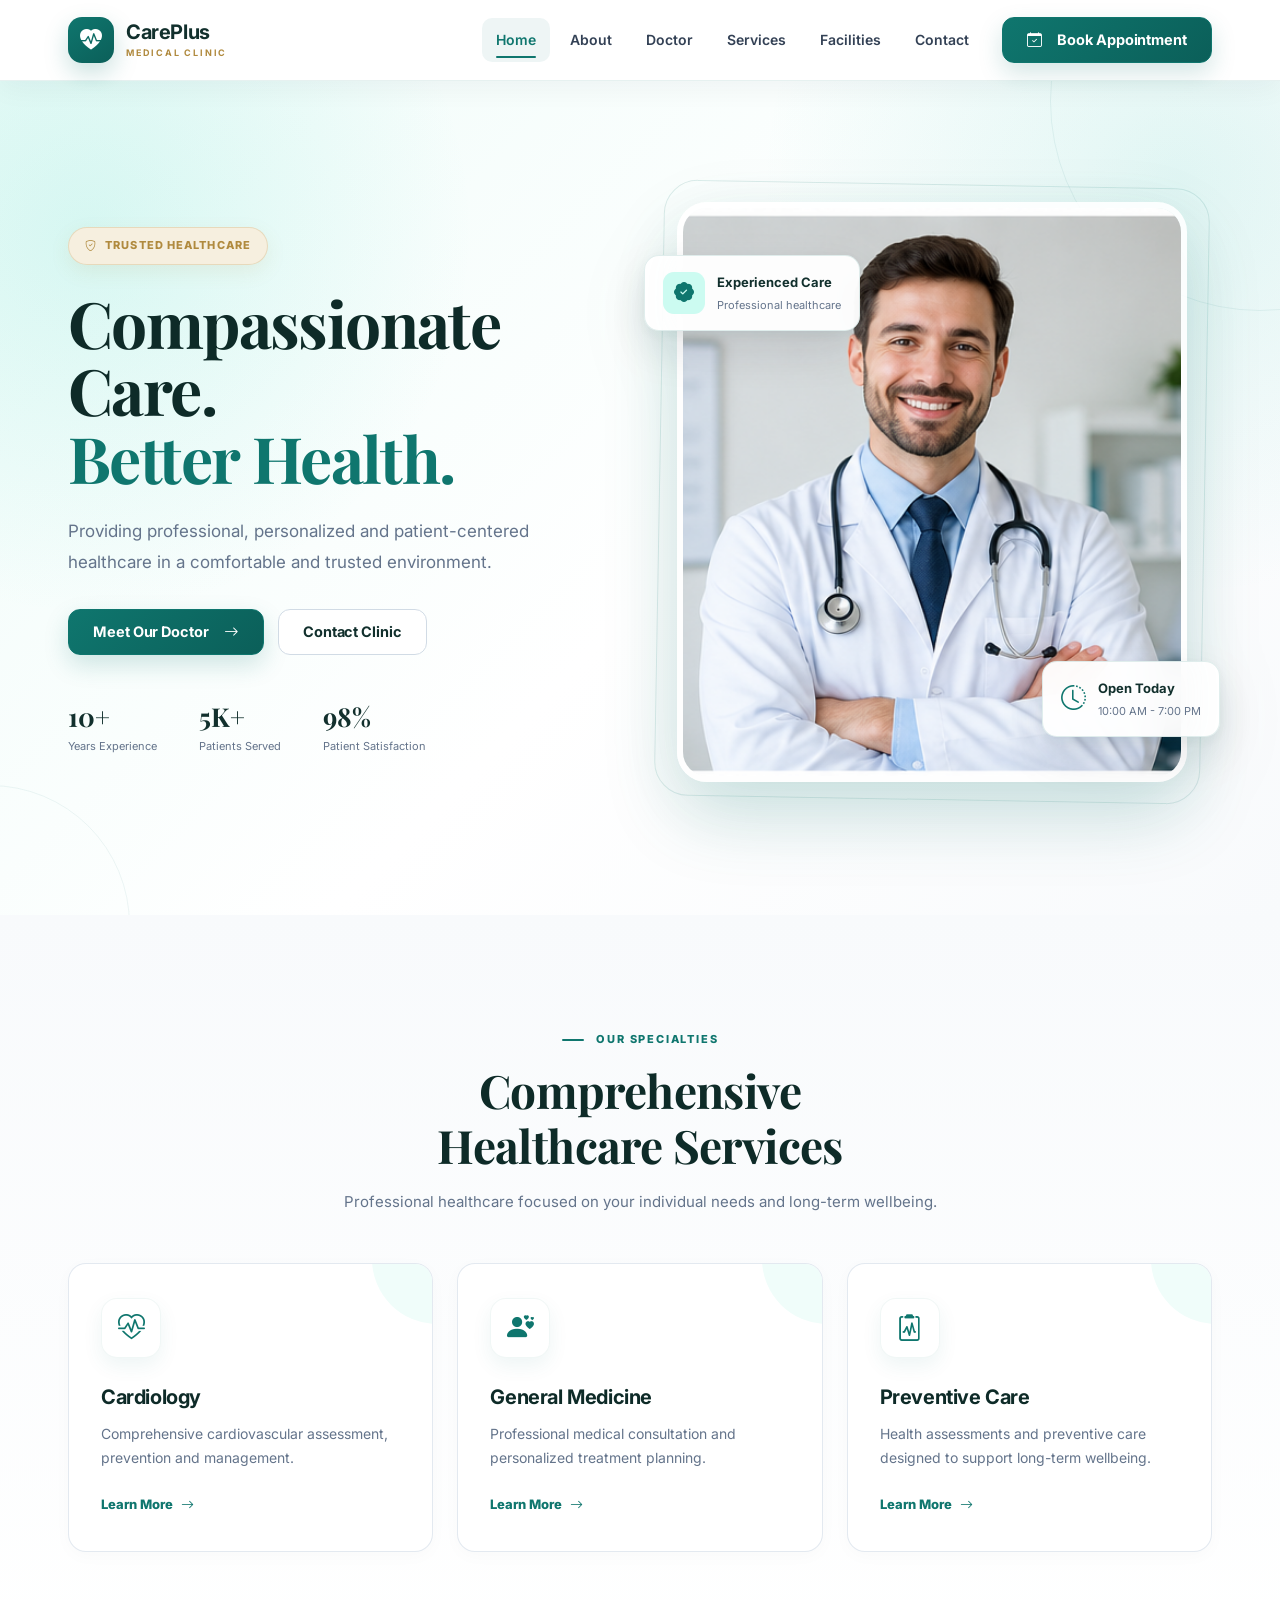
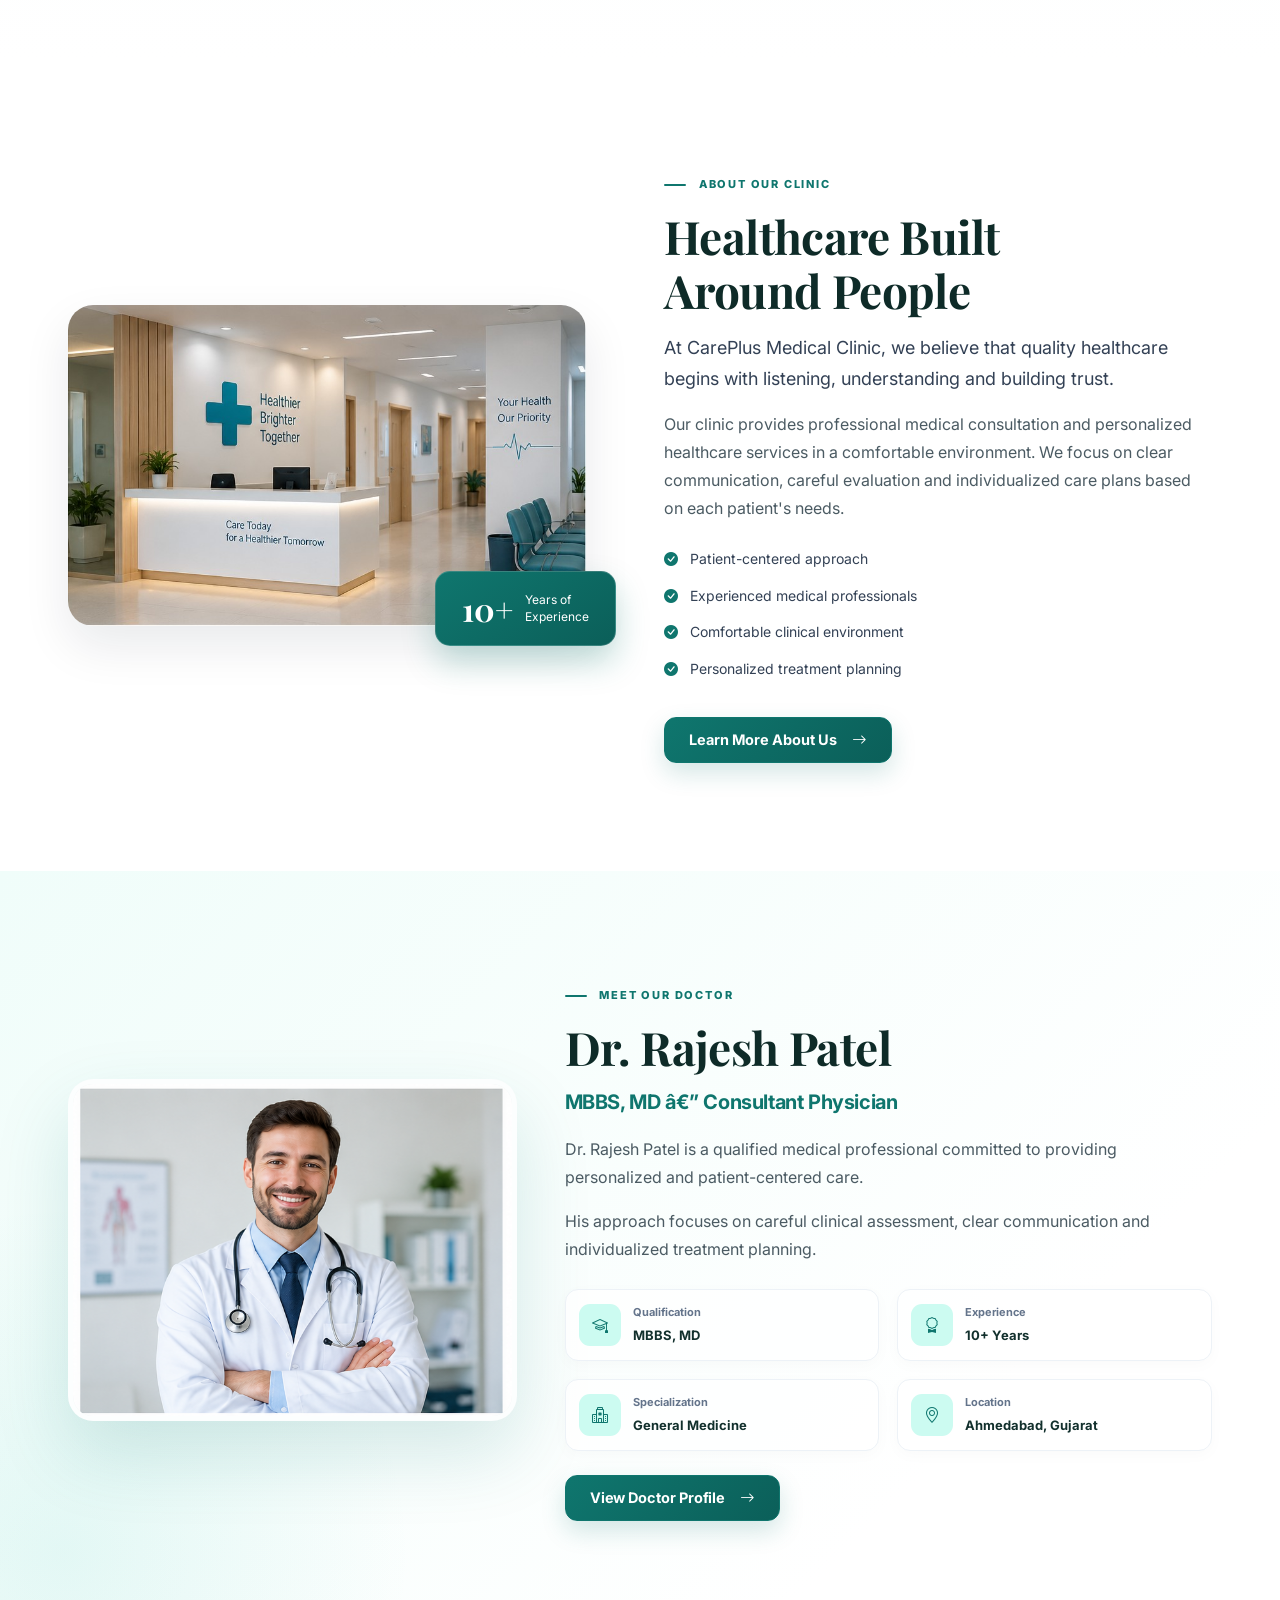
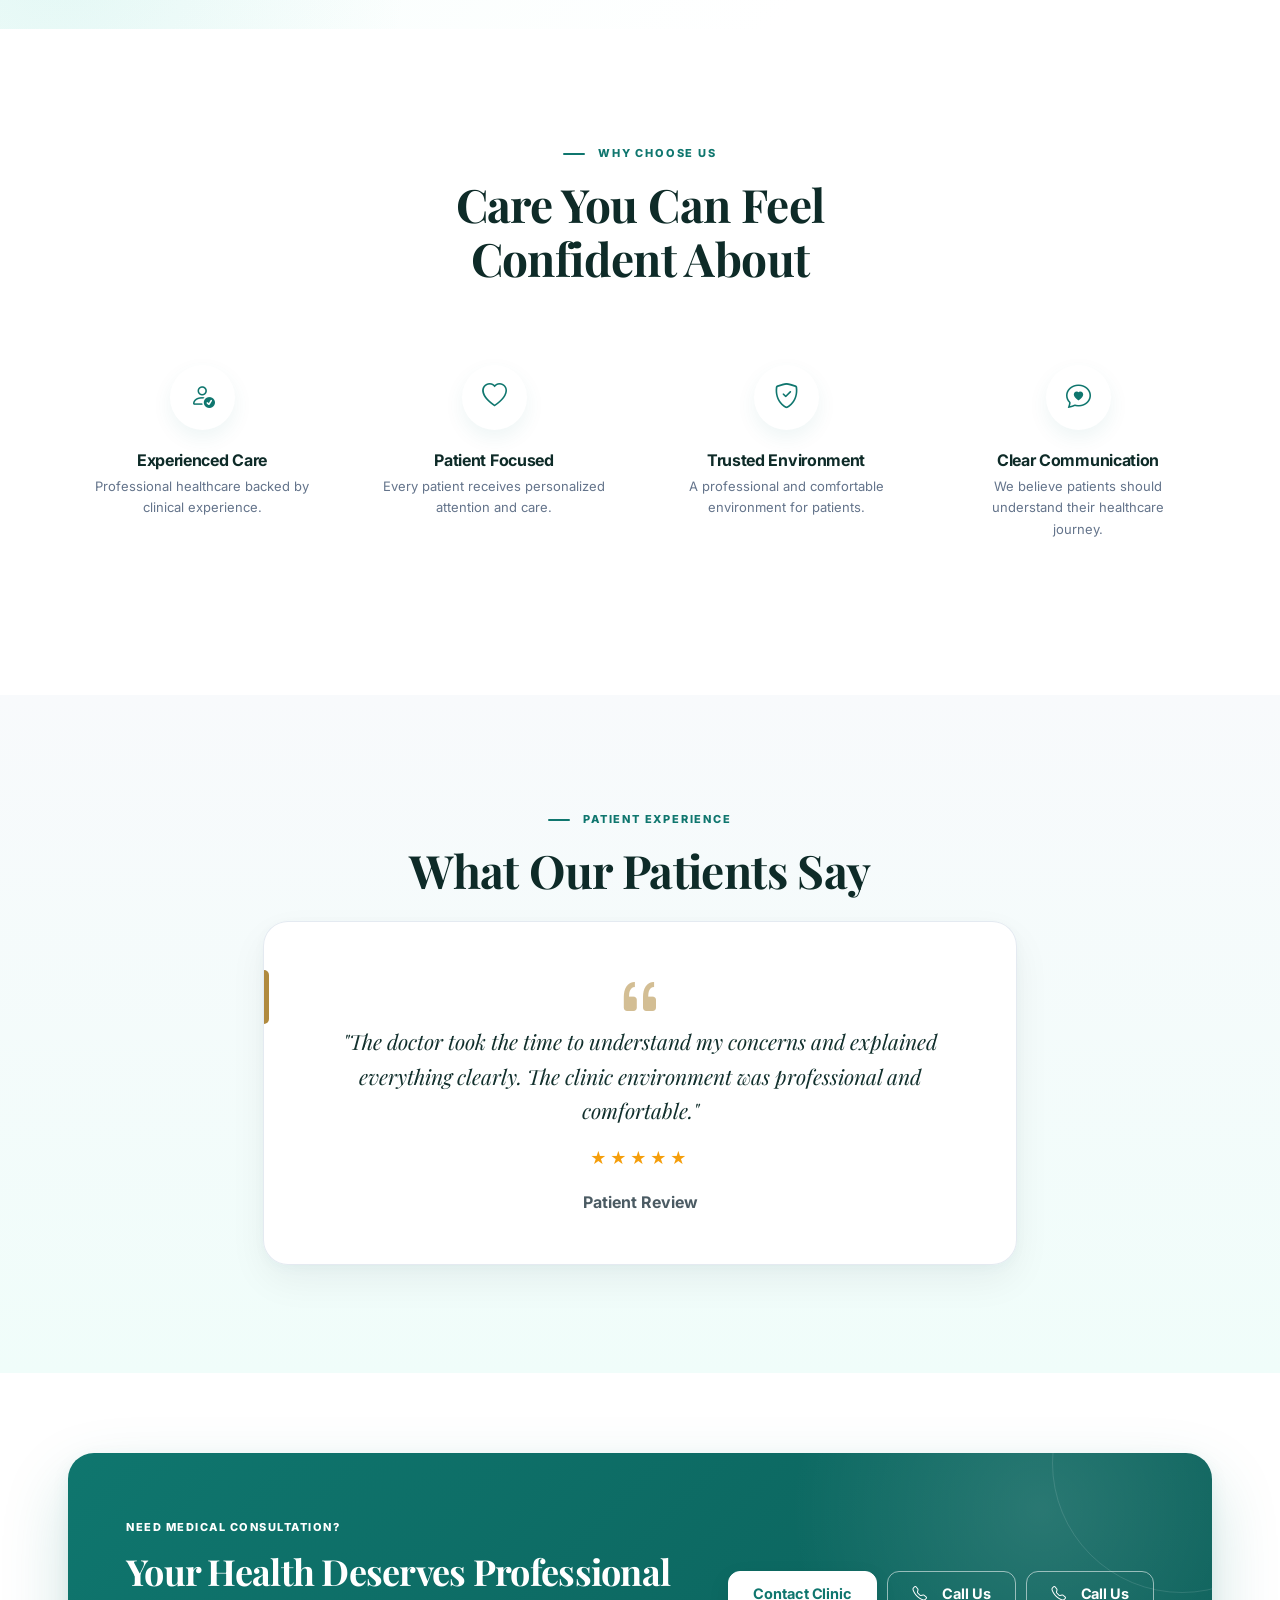
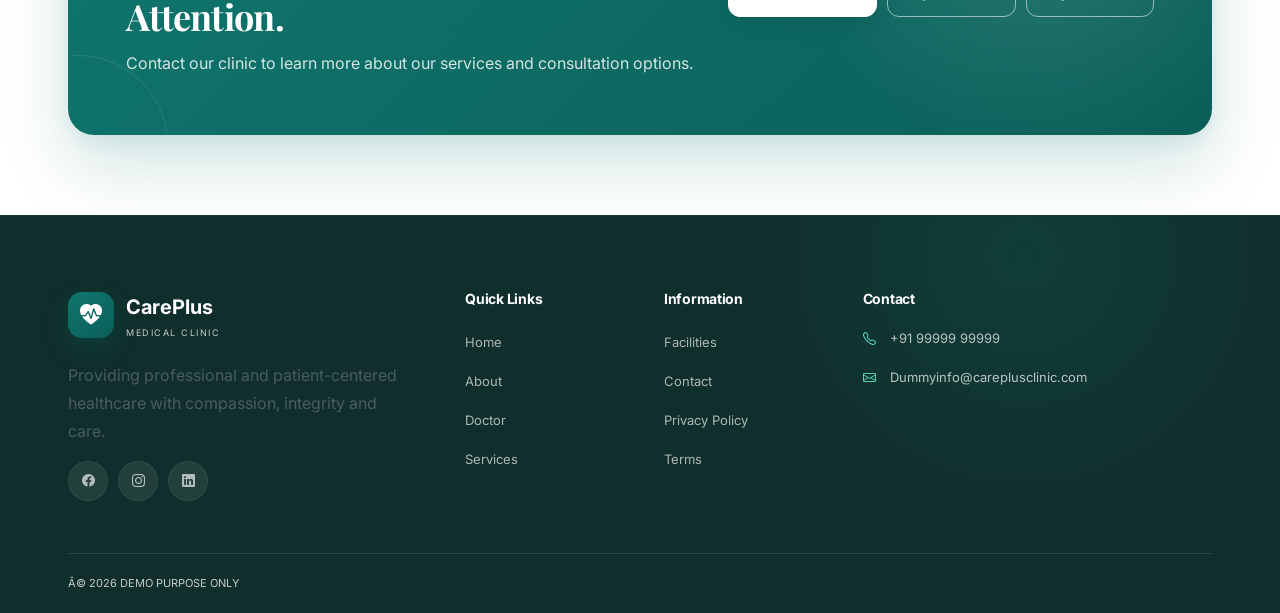
<file: index.html>
﻿<!DOCTYPE html>
<html lang="en">
<head>
    <meta charset="UTF-8">
    <meta name="viewport" content="width=device-width, initial-scale=1.0">

    <title>CarePlus Clinic | Trusted Healthcare</title>

    <meta name="description"
          content="CarePlus Clinic provides professional, compassionate and patient-centered healthcare services.">

    <link rel="icon" href="images/favicon.png">
<link rel="stylesheet" href="css/style.css">
    <!-- Bootstrap -->
    <link href="https://cdn.jsdelivr.net/npm/bootstrap@5.3.3/dist/css/bootstrap.min.css"
          rel="stylesheet">

    <!-- Bootstrap Icons -->
    <link href="https://cdn.jsdelivr.net/npm/bootstrap-icons@1.11.3/font/bootstrap-icons.css"
          rel="stylesheet">

    <!-- Google Font -->
    <link rel="preconnect" href="https://fonts.googleapis.com">
    <link rel="preconnect" href="https://fonts.gstatic.com" crossorigin>

    <link href="https://fonts.googleapis.com/css2?family=Inter:wght@400;500;600;700;800&family=Playfair+Display:wght@500;600;700&display=swap"
          rel="stylesheet">

    <link rel="stylesheet" href="css/style.css">
</head>

<body>

<!-- ================= HEADER ================= -->

<header class="main-header">

    <nav class="navbar navbar-expand-lg navbar-light">

        <div class="container">

            <a class="navbar-brand d-flex align-items-center" href="index.html">

                <div class="brand-icon">
                    <i class="bi bi-heart-pulse-fill"></i>
                </div>

                <div class="brand-text">
                    <strong>CarePlus</strong>
                    <span>Medical Clinic</span>
                </div>

            </a>

            <button class="navbar-toggler"
                    type="button"
                    data-bs-toggle="collapse"
                    data-bs-target="#mainNavigation">

                <span class="navbar-toggler-icon"></span>

            </button>

            <div class="collapse navbar-collapse" id="mainNavigation">

                <ul class="navbar-nav ms-auto align-items-lg-center">

                    <li class="nav-item">
                        <a class="nav-link active" href="index.html">Home</a>
                    </li>

                    <li class="nav-item">
                        <a class="nav-link" href="about/about.html">About</a>
                    </li>

                    <li class="nav-item">
                        <a class="nav-link" href="doctor/doctor.html">Doctor</a>
                    </li>

                    <li class="nav-item">
                        <a class="nav-link" href="services/services.html">Services</a>
                    </li>

                    <li class="nav-item">
                        <a class="nav-link" href="facilities/facilities.html">Facilities</a>
                    </li>

                    <li class="nav-item">
                        <a class="nav-link" href="contact/contact.html">Contact</a>
                    </li>

                    <li class="nav-item ms-lg-3 mt-3 mt-lg-0">

                        <a href="contact/contact.html"
                           class="btn btn-primary-custom">

                            <i class="bi bi-calendar-check me-2"></i>
                            Book Appointment

                        </a>

                    </li>

                </ul>

            </div>

        </div>

    </nav>

</header>


<!-- ================= HERO ================= -->

<section class="hero-section">

    <div class="container">

        <div class="row align-items-center">

            <div class="col-lg-6">

                <div class="hero-content">

                    <span class="hero-label">
                        <i class="bi bi-shield-check me-2"></i>
                        Trusted Healthcare
                    </span>

                    <h1>
                        Compassionate Care.
                        <span>Better Health.</span>
                    </h1>

                    <p>
                        Providing professional, personalized and
                        patient-centered healthcare in a comfortable
                        and trusted environment.
                    </p>

                    <div class="hero-buttons">

                        <a href="doctor/doctor.html"
                           class="btn btn-primary-custom btn-lg">

                            Meet Our Doctor
                            <i class="bi bi-arrow-right ms-2"></i>

                        </a>

                        <a href="contact/contact.html"
                           class="btn btn-outline-custom btn-lg">

                            Contact Clinic

                        </a>

                    </div>

                    <div class="hero-trust">

                        <div>
                            <strong>10+</strong>
                            <span>Years Experience</span>
                        </div>

                        <div>
                            <strong>5K+</strong>
                            <span>Patients Served</span>
                        </div>

                        <div>
                            <strong>98%</strong>
                            <span>Patient Satisfaction</span>
                        </div>

                    </div>

                </div>

            </div>


            <div class="col-lg-6">

                <div class="hero-image-wrapper">

                    <img src="images/doctor.png"
                         alt="Doctor"
                         class="hero-doctor-image">

                    <div class="floating-card floating-card-one">

                        <div class="floating-icon">
                            <i class="bi bi-patch-check-fill"></i>
                        </div>

                        <div>
                            <strong>Experienced Care</strong>
                            <small>Professional healthcare</small>
                        </div>

                    </div>


                    <div class="floating-card floating-card-two">

                        <i class="bi bi-clock-history"></i>

                        <div>
                            <strong>Open Today</strong>
                            <small>10:00 AM - 7:00 PM</small>
                        </div>

                    </div>

                </div>

            </div>

        </div>

    </div>

</section>


<!-- ================= SPECIALTIES ================= -->

<section class="section-padding bg-light-custom">

    <div class="container">

        <div class="section-heading text-center">

            <span class="section-label">
                OUR SPECIALTIES
            </span>

            <h2>
                Comprehensive Healthcare Services
            </h2>

            <p>
                Professional healthcare focused on your individual
                needs and long-term wellbeing.
            </p>

        </div>


        <div class="row g-4 mt-4">

            <div class="col-md-6 col-lg-4">

                <div class="service-card">

                    <div class="service-icon">
                        <i class="bi bi-heart-pulse"></i>
                    </div>

                    <h4>Cardiology</h4>

                    <p>
                        Comprehensive cardiovascular assessment,
                        prevention and management.
                    </p>

                    <a href="services/services.html">
                        Learn More
                        <i class="bi bi-arrow-right"></i>
                    </a>

                </div>

            </div>


            <div class="col-md-6 col-lg-4">

                <div class="service-card">

                    <div class="service-icon">
                        <i class="bi bi-person-hearts"></i>
                    </div>

                    <h4>General Medicine</h4>

                    <p>
                        Professional medical consultation and
                        personalized treatment planning.
                    </p>

                    <a href="services/services.html">
                        Learn More
                        <i class="bi bi-arrow-right"></i>
                    </a>

                </div>

            </div>


            <div class="col-md-6 col-lg-4">

                <div class="service-card">

                    <div class="service-icon">
                        <i class="bi bi-clipboard2-pulse"></i>
                    </div>

                    <h4>Preventive Care</h4>

                    <p>
                        Health assessments and preventive care
                        designed to support long-term wellbeing.
                    </p>

                    <a href="services/services.html">
                        Learn More
                        <i class="bi bi-arrow-right"></i>
                    </a>

                </div>

            </div>

        </div>

    </div>

</section>


<!-- ================= ABOUT ================= -->

<section class="section-padding">

    <div class="container">

        <div class="row align-items-center g-5">

            <div class="col-lg-6">

                <div class="about-image-wrapper">

                    <img src="images/clinic.jpg"
                         alt="Clinic"
                         class="img-fluid rounded-custom">

                    <div class="experience-box">

                        <strong>10+</strong>

                        <span>
                            Years of
                            <br>
                            Experience
                        </span>

                    </div>

                </div>

            </div>


            <div class="col-lg-6">

                <span class="section-label">
                    ABOUT OUR CLINIC
                </span>

                <h2 class="section-title">
                    Healthcare Built Around
                    <span>People</span>
                </h2>

                <p class="lead-text">

                    At CarePlus Medical Clinic, we believe that
                    quality healthcare begins with listening,
                    understanding and building trust.

                </p>

                <p>

                    Our clinic provides professional medical
                    consultation and personalized healthcare
                    services in a comfortable environment.

                    We focus on clear communication, careful
                    evaluation and individualized care plans
                    based on each patient's needs.

                </p>


                <div class="check-list">

                    <div>
                        <i class="bi bi-check-circle-fill"></i>
                        Patient-centered approach
                    </div>

                    <div>
                        <i class="bi bi-check-circle-fill"></i>
                        Experienced medical professionals
                    </div>

                    <div>
                        <i class="bi bi-check-circle-fill"></i>
                        Comfortable clinical environment
                    </div>

                    <div>
                        <i class="bi bi-check-circle-fill"></i>
                        Personalized treatment planning
                    </div>

                </div>


                <a href="about/about.html"
                   class="btn btn-primary-custom mt-4">

                    Learn More About Us

                    <i class="bi bi-arrow-right ms-2"></i>

                </a>

            </div>

        </div>

    </div>

</section>


<!-- ================= DOCTOR ================= -->

<section class="section-padding doctor-home-section">

    <div class="container">

        <div class="row align-items-center g-5">

            <div class="col-lg-5">

                <img src="images/doctor.png"
                     alt="Doctor"
                     class="doctor-main-image">

            </div>


            <div class="col-lg-7">

                <span class="section-label">
                    MEET OUR DOCTOR
                </span>

                <h2 class="section-title">
                    Dr. Rajesh Patel
                </h2>

                <h5 class="doctor-designation">
                    MBBS, MD â€” Consultant Physician
                </h5>

                <p>

                    Dr. Rajesh Patel is a qualified medical
                    professional committed to providing
                    personalized and patient-centered care.

                </p>

                <p>

                    His approach focuses on careful clinical
                    assessment, clear communication and
                    individualized treatment planning.

                </p>


                <div class="doctor-info-grid">

                    <div>
                        <i class="bi bi-mortarboard"></i>

                        <div>
                            <strong>Qualification</strong>
                            <span>MBBS, MD</span>
                        </div>

                    </div>


                    <div>
                        <i class="bi bi-award"></i>

                        <div>
                            <strong>Experience</strong>
                            <span>10+ Years</span>
                        </div>

                    </div>


                    <div>
                        <i class="bi bi-hospital"></i>

                        <div>
                            <strong>Specialization</strong>
                            <span>General Medicine</span>
                        </div>

                    </div>


                    <div>
                        <i class="bi bi-geo-alt"></i>

                        <div>
                            <strong>Location</strong>
                            <span>Ahmedabad, Gujarat</span>
                        </div>

                    </div>

                </div>


                <a href="doctor/doctor.html"
                   class="btn btn-primary-custom mt-4">

                    View Doctor Profile

                    <i class="bi bi-arrow-right ms-2"></i>

                </a>

            </div>

        </div>

    </div>

</section>


<!-- ================= WHY CHOOSE US ================= -->

<section class="section-padding">

    <div class="container">

        <div class="section-heading text-center">

            <span class="section-label">
                WHY CHOOSE US
            </span>

            <h2>
                Care You Can Feel Confident About
            </h2>

        </div>


        <div class="row g-4 mt-4">

            <div class="col-md-6 col-lg-3">

                <div class="feature-card">

                    <div class="feature-icon">
                        <i class="bi bi-person-check"></i>
                    </div>

                    <h5>Experienced Care</h5>

                    <p>
                        Professional healthcare backed by
                        clinical experience.
                    </p>

                </div>

            </div>


            <div class="col-md-6 col-lg-3">

                <div class="feature-card">

                    <div class="feature-icon">
                        <i class="bi bi-heart"></i>
                    </div>

                    <h5>Patient Focused</h5>

                    <p>
                        Every patient receives personalized
                        attention and care.
                    </p>

                </div>

            </div>


            <div class="col-md-6 col-lg-3">

                <div class="feature-card">

                    <div class="feature-icon">
                        <i class="bi bi-shield-check"></i>
                    </div>

                    <h5>Trusted Environment</h5>

                    <p>
                        A professional and comfortable
                        environment for patients.
                    </p>

                </div>

            </div>


            <div class="col-md-6 col-lg-3">

                <div class="feature-card">

                    <div class="feature-icon">
                        <i class="bi bi-chat-heart"></i>
                    </div>

                    <h5>Clear Communication</h5>

                    <p>
                        We believe patients should understand
                        their healthcare journey.
                    </p>

                </div>

            </div>

        </div>

    </div>

</section>


<!-- ================= TESTIMONIAL ================= -->

<section class="testimonial-section section-padding">

    <div class="container">

        <div class="section-heading text-center">

            <span class="section-label">
                PATIENT EXPERIENCE
            </span>

            <h2>
                What Our Patients Say
            </h2>

        </div>


        <div class="row justify-content-center mt-4">

            <div class="col-lg-8">

                <div class="testimonial-card text-center">

                    <div class="quote-icon">
                        <i class="bi bi-quote"></i>
                    </div>

                    <p>

                        "The doctor took the time to understand
                        my concerns and explained everything
                        clearly. The clinic environment was
                        professional and comfortable."

                    </p>

                    <div class="stars">
                        ★★★★★
                    </div>

                    <strong>Patient Review</strong>

                </div>

            </div>

        </div>

    </div>

</section>


<!-- ================= CTA ================= -->

<section class="cta-section">

    <div class="container">

        <div class="cta-box">

            <div>

                <span>
                    NEED MEDICAL CONSULTATION?
                </span>

                <h2>
                    Your Health Deserves
                    Professional Attention.
                </h2>

                <p>
                    Contact our clinic to learn more about
                    our services and consultation options.
                </p>

            </div>


            <div class="cta-buttons">

                <a href="contact/contact.html"
                   class="btn btn-white">

                    Contact Clinic

                </a>

                <a href="tel:+91 9408782780"
                   class="btn btn-outline-white">

                    <i class="bi bi-telephone me-2"></i>

                    Call Us

                </a>
                  <a href="tel:+91 8128853062"
                   class="btn btn-outline-white">

                    <i class="bi bi-telephone me-2"></i>

                    Call Us

                </a>

            </div>

        </div>

    </div>

</section>


<!-- ================= FOOTER ================= -->

<footer class="footer">

    <div class="container">

        <div class="row g-5">

            <div class="col-lg-4">

                <div class="footer-brand">

                    <div class="brand-icon">
                        <i class="bi bi-heart-pulse-fill"></i>
                    </div>

                    <div>
                        <strong>CarePlus</strong>
                        <span>Medical Clinic</span>
                    </div>

                </div>

                <p>

                    Providing professional and
                    patient-centered healthcare with
                    compassion, integrity and care.

                </p>

                <div class="social-links">

                    <a href="#">
                        <i class="bi bi-facebook"></i>
                    </a>

                    <a href="#">
                        <i class="bi bi-instagram"></i>
                    </a>

                    <a href="#">
                        <i class="bi bi-linkedin"></i>
                    </a>

                </div>

            </div>


            <div class="col-6 col-lg-2">

                <h5>Quick Links</h5>

                <ul>

                    <li>
                        <a href="index.html">Home</a>
                    </li>

                    <li>
                        <a href="about/about.html">About</a>
                    </li>

                    <li>
                        <a href="doctor/doctor.html">Doctor</a>
                    </li>

                    <li>
                        <a href="services/services.html">Services</a>
                    </li>

                </ul>

            </div>


            <div class="col-6 col-lg-2">

                <h5>Information</h5>

                <ul>

                    <li>
                        <a href="facilities/facilities.html">Facilities</a>
                    </li>

                    <li>
                        <a href="contact/contact.html">Contact</a>
                    </li>

                    <li>
                        <a href="#">Privacy Policy</a>
                    </li>

                    <li>
                        <a href="#">Terms</a>
                    </li>

                </ul>

            </div>


            <div class="col-lg-4">

                <h5>Contact</h5>

                <div class="footer-contact">

                   

                    <p>
                        <i class="bi bi-telephone"></i>
                        +91 99999 99999
                    </p>

                    <p>
                        <i class="bi bi-envelope"></i>
                        Dummyinfo@careplusclinic.com
                    </p>

                </div>

            </div>

        </div>


        <div class="footer-bottom">

            <span>
                Â© <span id="currentYear"></span>
              DEMO PURPOSE ONLY
            </span>

         

        </div>

    </div>

</footer>


<button id="backToTop"
        class="back-to-top">

    <i class="bi bi-arrow-up"></i>

</button>


<script src="https://cdn.jsdelivr.net/npm/bootstrap@5.3.3/dist/js/bootstrap.bundle.min.js"></script>

<script src="js/main.js"></script>

</body>
</html>
</file>
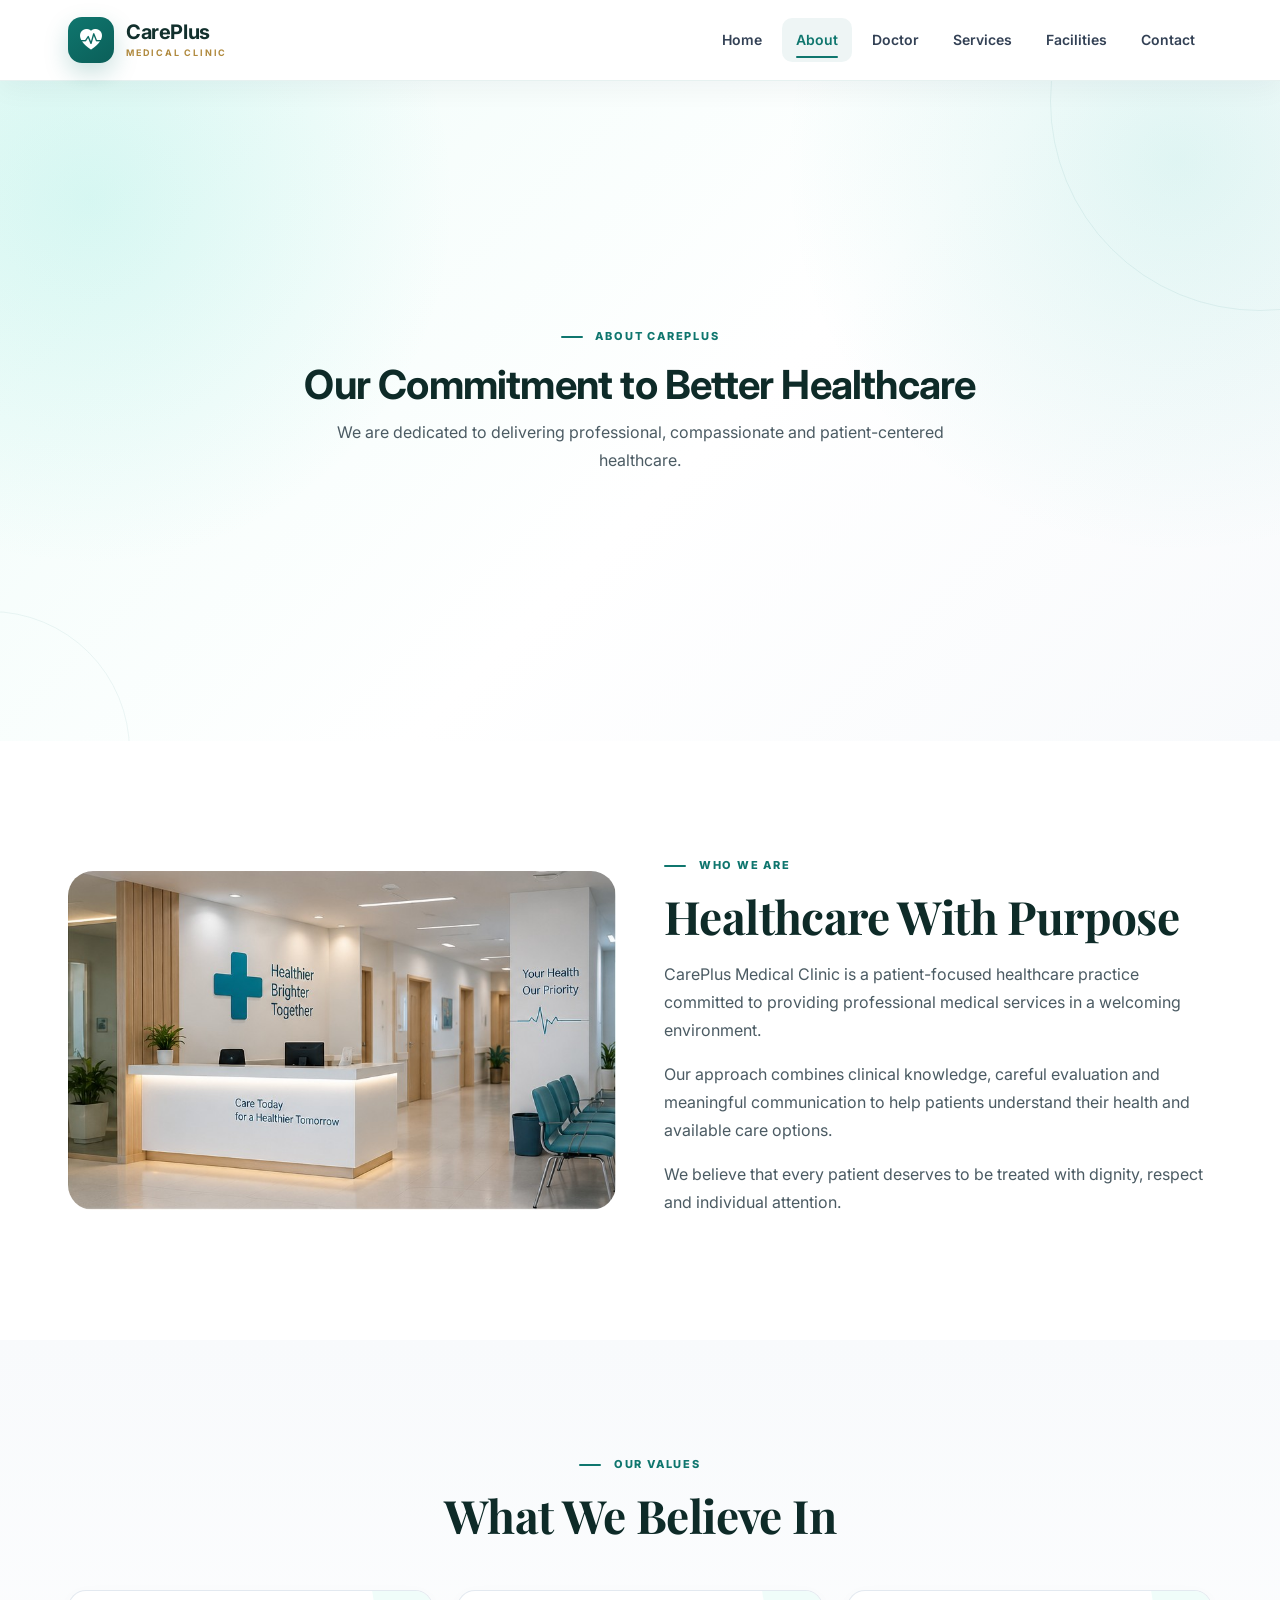
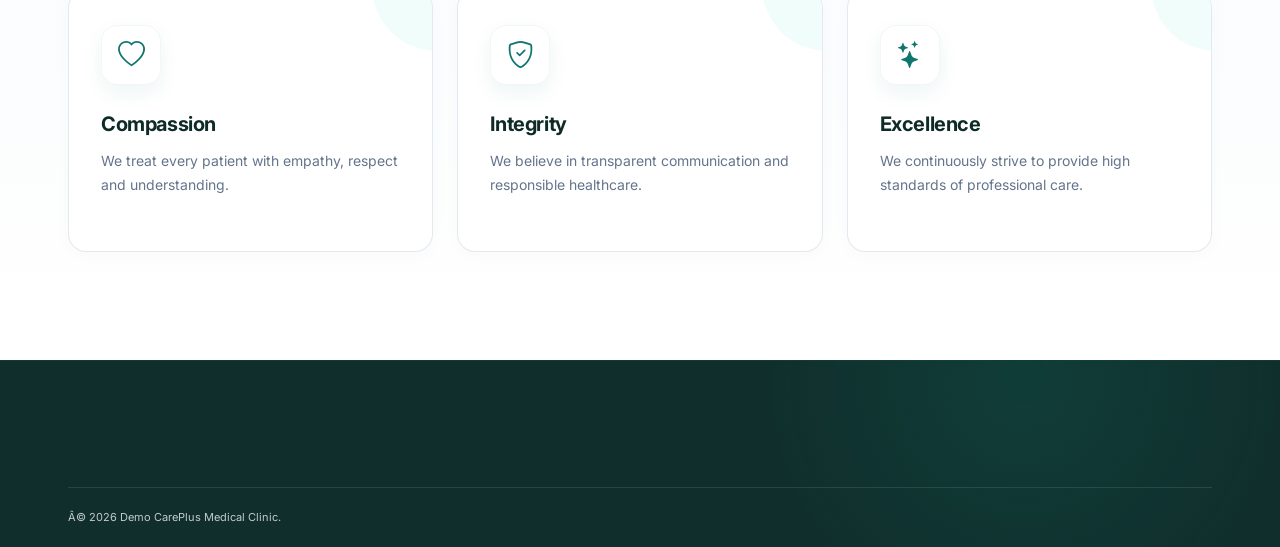
<file: about/about.html>
﻿<!DOCTYPE html>
<html lang="en">

<head>

<meta charset="UTF-8">
<link rel="icon" href="../images/favicon.png">
<meta name="viewport"
      content="width=device-width, initial-scale=1.0">

<title>About Us | CarePlus Medical Clinic</title>

<link href="https://cdn.jsdelivr.net/npm/bootstrap@5.3.3/dist/css/bootstrap.min.css"
      rel="stylesheet">

<link href="https://cdn.jsdelivr.net/npm/bootstrap-icons@1.11.3/font/bootstrap-icons.css"
      rel="stylesheet">

<link href="https://fonts.googleapis.com/css2?family=Inter:wght@400;500;600;700;800&family=Playfair+Display:wght@500;600;700&display=swap"
      rel="stylesheet">

<link rel="stylesheet"
      href="../css/style.css">

</head>

<body>


<header class="main-header">

<nav class="navbar navbar-expand-lg">

<div class="container">

<a class="navbar-brand d-flex align-items-center"
   href="../index.html">

<div class="brand-icon">
<i class="bi bi-heart-pulse-fill"></i>
</div>

<div class="brand-text">
<strong>CarePlus</strong>
<span>Medical Clinic</span>
</div>

</a>


<button class="navbar-toggler"
        data-bs-toggle="collapse"
        data-bs-target="#mainNavigation">

<span class="navbar-toggler-icon"></span>

</button>


<div class="collapse navbar-collapse"
     id="mainNavigation">

<ul class="navbar-nav ms-auto">

<li class="nav-item">
<a class="nav-link"
   href="../index.html">
Home
</a>
</li>

<li class="nav-item">
<a class="nav-link active"
   href="../about/about.html">
About
</a>
</li>

<li class="nav-item">
<a class="nav-link"
   href="../doctor/doctor.html">
Doctor
</a>
</li>

<li class="nav-item">
<a class="nav-link"
   href="../services/services.html">
Services
</a>
</li>

<li class="nav-item">
<a class="nav-link"
   href="../facilities/facilities.html">
Facilities
</a>
</li>

<li class="nav-item">
<a class="nav-link"
   href="../contact/contact.html">
Contact
</a>
</li>

</ul>

</div>

</div>

</nav>

</header>


<section class="hero-section">

<div class="container">

<div class="text-center">

<span class="section-label">
ABOUT CAREPLUS
</span>

<h1>
Our Commitment to
<span>Better Healthcare</span>
</h1>

<p class="mx-auto"
   style="max-width:650px">

We are dedicated to delivering professional,
compassionate and patient-centered healthcare.

</p>

</div>

</div>

</section>


<section class="section-padding">

<div class="container">

<div class="row align-items-center g-5">

<div class="col-lg-6">

<img src="../images/clinic.jpg"
     class="img-fluid rounded-custom"
     alt="Clinic">

</div>


<div class="col-lg-6">

<span class="section-label">
WHO WE ARE
</span>

<h2 class="section-title">

Healthcare With
<span>Purpose</span>

</h2>

<p>

CarePlus Medical Clinic is a patient-focused healthcare
practice committed to providing professional medical
services in a welcoming environment.

</p>

<p>

Our approach combines clinical knowledge,
careful evaluation and meaningful communication
to help patients understand their health and
available care options.

</p>

<p>

We believe that every patient deserves to be treated
with dignity, respect and individual attention.

</p>

</div>

</div>

</div>

</section>


<section class="section-padding bg-light-custom">

<div class="container">

<div class="section-heading text-center">

<span class="section-label">
OUR VALUES
</span>

<h2>
What We Believe In
</h2>

</div>


<div class="row g-4 mt-4">

<div class="col-md-4">

<div class="service-card">

<div class="service-icon">
<i class="bi bi-heart"></i>
</div>

<h4>Compassion</h4>

<p>
We treat every patient with empathy,
respect and understanding.
</p>

</div>

</div>


<div class="col-md-4">

<div class="service-card">

<div class="service-icon">
<i class="bi bi-shield-check"></i>
</div>

<h4>Integrity</h4>

<p>
We believe in transparent communication
and responsible healthcare.
</p>

</div>

</div>


<div class="col-md-4">

<div class="service-card">

<div class="service-icon">
<i class="bi bi-stars"></i>
</div>

<h4>Excellence</h4>

<p>
We continuously strive to provide
high standards of professional care.
</p>

</div>

</div>

</div>

</div>

</section>


<footer class="footer">

<div class="container">

<div class="footer-bottom">

<span>
Â© <span id="currentYear"></span>
Demo CarePlus Medical Clinic.
</span>



</div>

</div>

</footer>


<script src="https://cdn.jsdelivr.net/npm/bootstrap@5.3.3/dist/js/bootstrap.bundle.min.js"></script>

<script src="../js/main.js"></script>

</body>
</html>
</file>
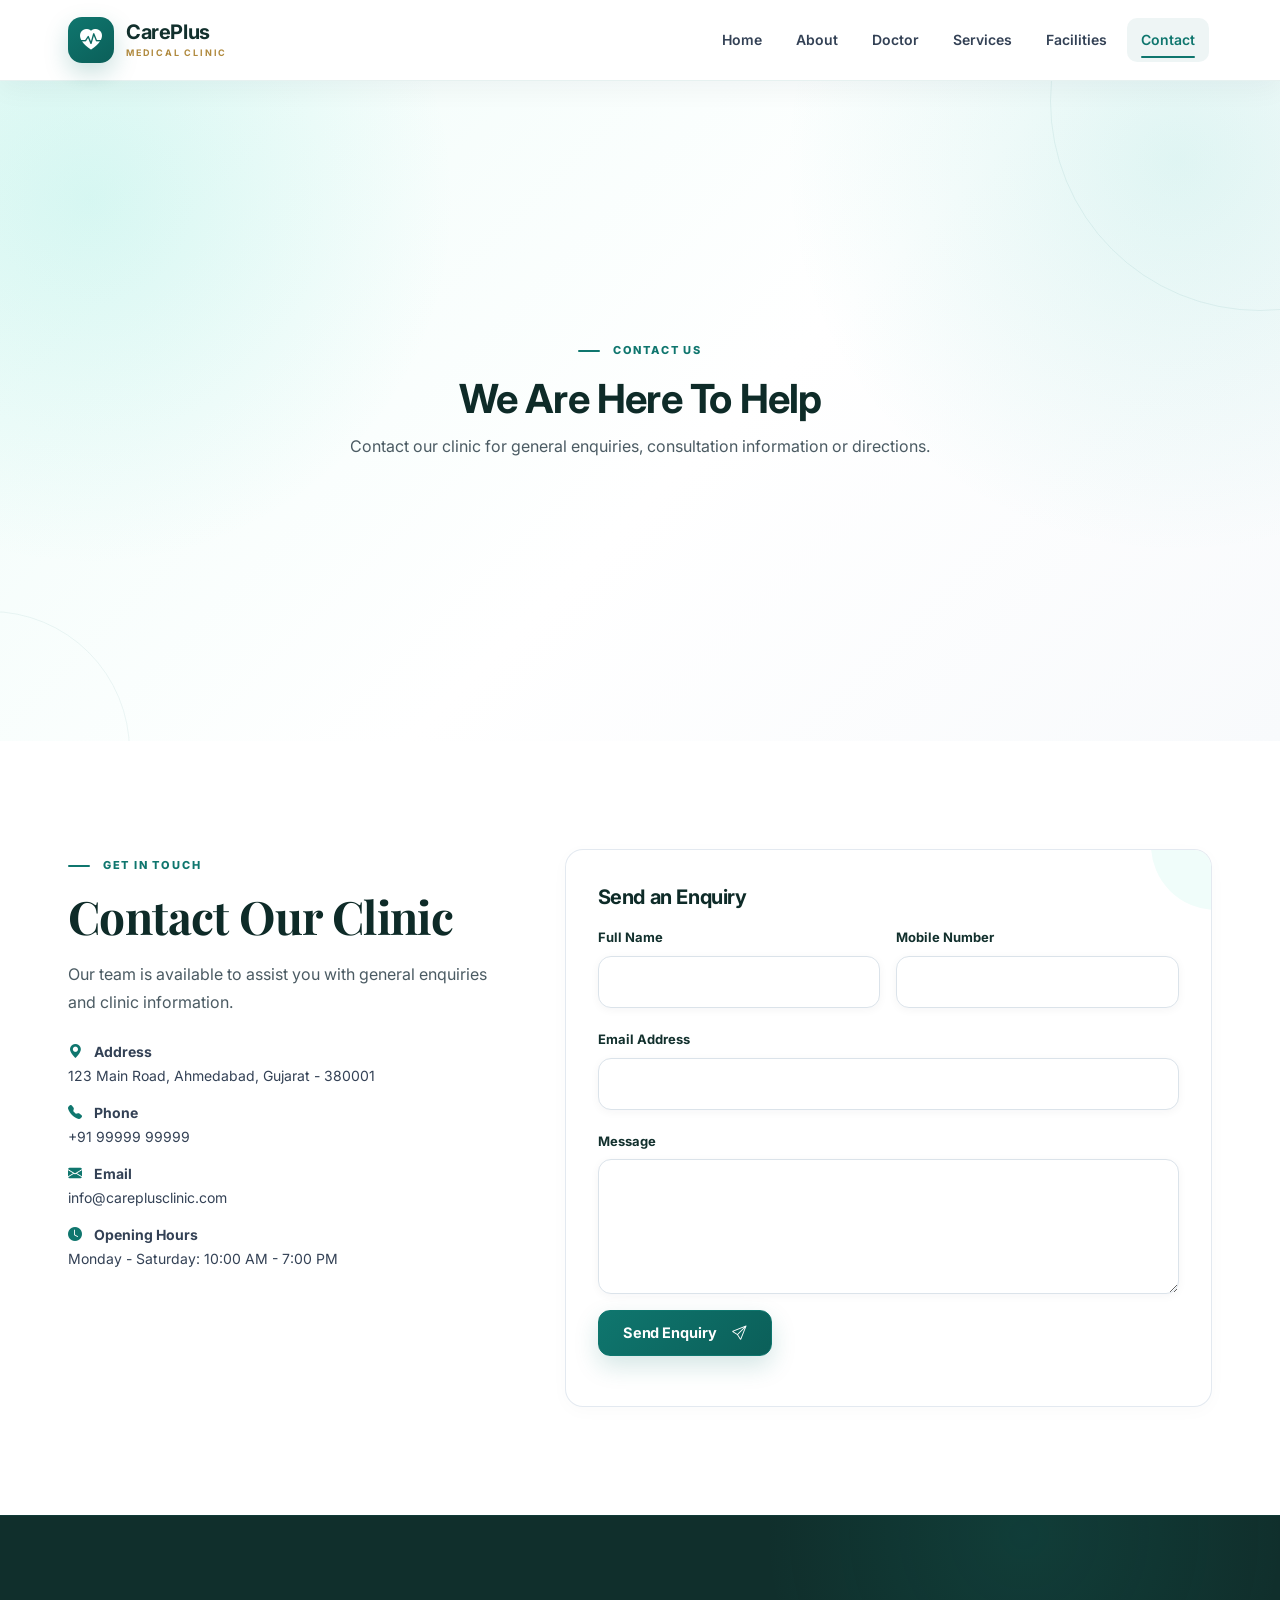
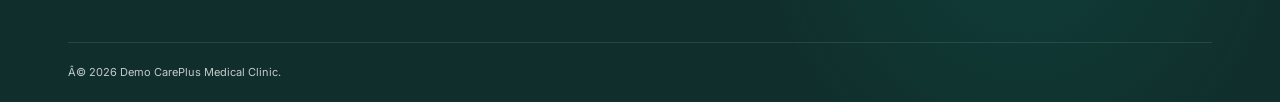
<file: contact/contact.html>
﻿<!DOCTYPE html>
<html lang="en">

<head>
<link rel="icon" href="../images/favicon.png">
<meta charset="UTF-8">

<meta name="viewport"
      content="width=device-width, initial-scale=1.0">

<title>Contact | CarePlus Medical Clinic</title>

<link href="https://cdn.jsdelivr.net/npm/bootstrap@5.3.3/dist/css/bootstrap.min.css"
      rel="stylesheet">

<link href="https://cdn.jsdelivr.net/npm/bootstrap-icons@1.11.3/font/bootstrap-icons.css"
      rel="stylesheet">

<link href="https://fonts.googleapis.com/css2?family=Inter:wght@400;500;600;700;800&family=Playfair+Display:wght@500;600;700&display=swap"
      rel="stylesheet">

<link rel="stylesheet"
      href="../css/style.css">

</head>

<body>


<header class="main-header">

<nav class="navbar navbar-expand-lg">

<div class="container">

<a class="navbar-brand d-flex align-items-center"
   href="../index.html">

<div class="brand-icon">
<i class="bi bi-heart-pulse-fill"></i>
</div>

<div class="brand-text">
<strong>CarePlus</strong>
<span>Medical Clinic</span>
</div>

</a>


<button class="navbar-toggler"
        data-bs-toggle="collapse"
        data-bs-target="#mainNavigation">

<span class="navbar-toggler-icon"></span>

</button>


<div class="collapse navbar-collapse"
     id="mainNavigation">

<ul class="navbar-nav ms-auto">

<li class="nav-item">
<a class="nav-link"
   href="../index.html">Home</a>
</li>

<li class="nav-item">
<a class="nav-link"
   href="../about/about.html">About</a>
</li>

<li class="nav-item">
<a class="nav-link"
   href="../doctor/doctor.html">Doctor</a>
</li>

<li class="nav-item">
<a class="nav-link"
   href="../services/services.html">Services</a>
</li>

<li class="nav-item">
<a class="nav-link"
   href="../facilities/facilities.html">Facilities</a>
</li>

<li class="nav-item">
<a class="nav-link active"
   href="../contact/contact.html">Contact</a>
</li>

</ul>

</div>

</div>

</nav>

</header>


<section class="hero-section">

<div class="container text-center">

<span class="section-label">
CONTACT US
</span>

<h1>
We Are Here
<span>To Help</span>
</h1>

<p class="mx-auto"
   style="max-width:650px">

Contact our clinic for general enquiries,
consultation information or directions.

</p>

</div>

</section>


<section class="section-padding">

<div class="container">

<div class="row g-5">


<div class="col-lg-5">

<span class="section-label">
GET IN TOUCH
</span>

<h2 class="section-title">
Contact Our Clinic
</h2>

<p>

Our team is available to assist you with
general enquiries and clinic information.

</p>


<div class="check-list mt-4">

<div>

<i class="bi bi-geo-alt-fill"></i>

<strong>Address</strong>

<br>

123 Main Road,
Ahmedabad, Gujarat - 380001

</div>


<div>

<i class="bi bi-telephone-fill"></i>

<strong>Phone</strong>

<br>

+91 99999 99999

</div>


<div>

<i class="bi bi-envelope-fill"></i>

<strong>Email</strong>

<br>

info@careplusclinic.com

</div>


<div>

<i class="bi bi-clock-fill"></i>

<strong>Opening Hours</strong>

<br>

Monday - Saturday:
10:00 AM - 7:00 PM

</div>

</div>

</div>


<div class="col-lg-7">

<div class="service-card">

<h4>
Send an Enquiry
</h4>

<form id="contactForm">

<div class="row g-3">


<div class="col-md-6">

<label class="form-label">
Full Name
</label>

<input type="text"
       class="form-control"
       id="name"
       required>

</div>


<div class="col-md-6">

<label class="form-label">
Mobile Number
</label>

<input type="tel"
       class="form-control"
       id="mobile"
       required>

</div>


<div class="col-12">

<label class="form-label">
Email Address
</label>

<input type="email"
       class="form-control"
       id="email">

</div>


<div class="col-12">

<label class="form-label">
Message
</label>

<textarea class="form-control"
          id="message"
          rows="5"
          required></textarea>

</div>


<div class="col-12">

<button type="submit"
        class="btn btn-primary-custom">

Send Enquiry

<i class="bi bi-send ms-2"></i>

</button>

</div>


</div>

</form>

<div id="formMessage"
     class="mt-3">
</div>

</div>

</div>

</div>

</div>

</section>


<footer class="footer">

<div class="container">

<div class="footer-bottom">

<span>
Â© <span id="currentYear"></span>
Demo CarePlus Medical Clinic.
</span>

</div>

</div>

</footer>


<script>

document.getElementById("contactForm")
.addEventListener("submit", function(event) {

    event.preventDefault();

    const message =
        document.getElementById("formMessage");

    message.innerHTML =
        '<div class="alert alert-success">' +
        'Thank you. Your enquiry has been received.' +
        '</div>';

    this.reset();

});

</script>


<script src="https://cdn.jsdelivr.net/npm/bootstrap@5.3.3/dist/js/bootstrap.bundle.min.js"></script>

<script src="../js/main.js"></script>

</body>

</html>
</file>
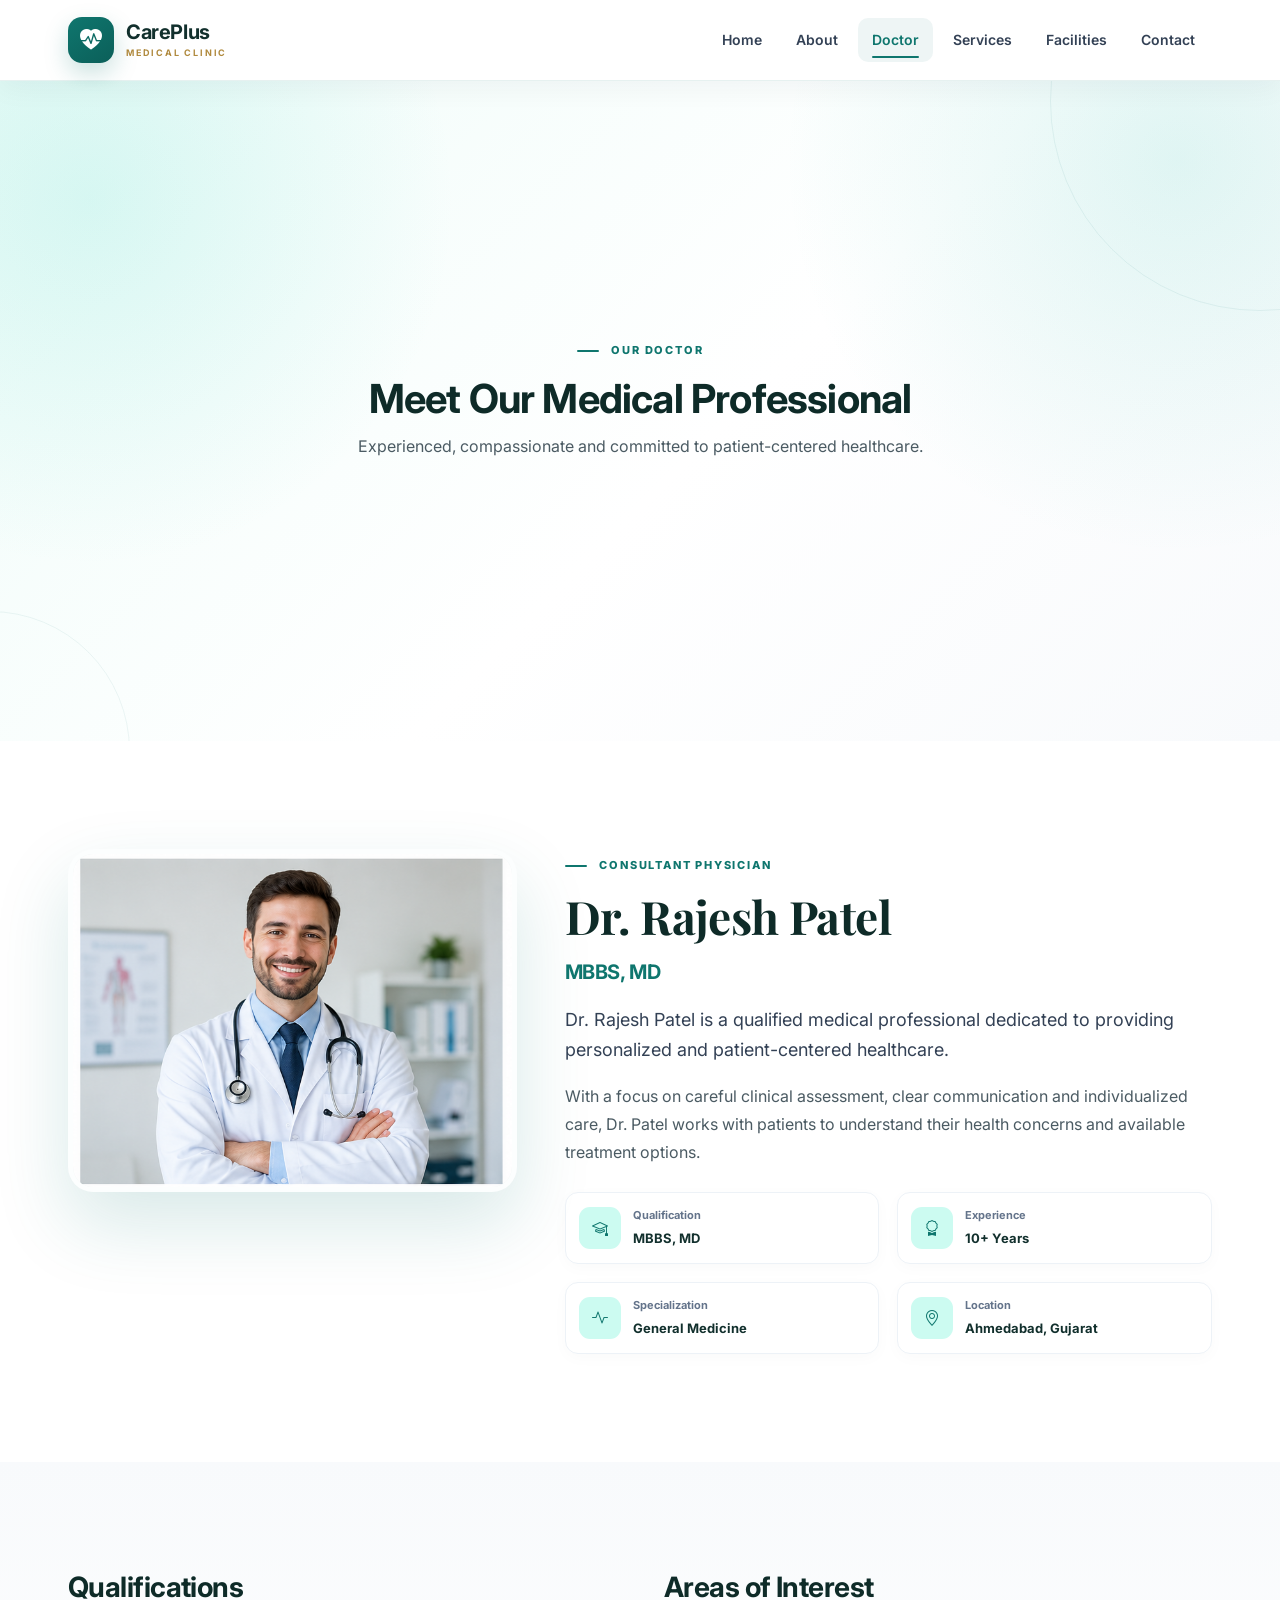
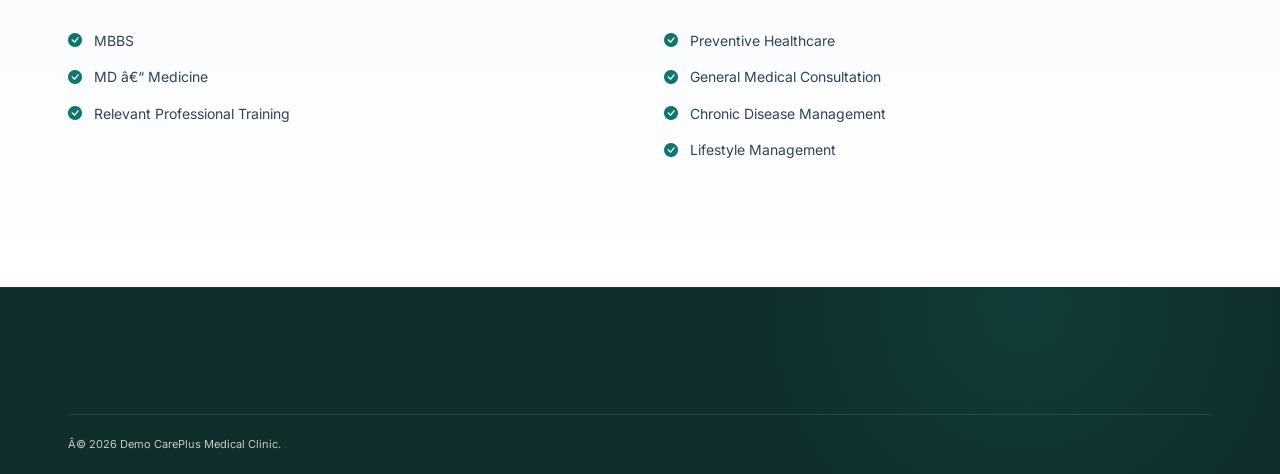
<file: doctor/doctor.html>
﻿<!DOCTYPE html>
<html lang="en">

<head>

<meta charset="UTF-8">
<link rel="icon" href="../images/favicon.png">
<meta name="viewport"
      content="width=device-width, initial-scale=1.0">

<title>Our Doctor | CarePlus Medical Clinic</title>

<link href="https://cdn.jsdelivr.net/npm/bootstrap@5.3.3/dist/css/bootstrap.min.css"
      rel="stylesheet">

<link href="https://cdn.jsdelivr.net/npm/bootstrap-icons@1.11.3/font/bootstrap-icons.css"
      rel="stylesheet">

<link href="https://fonts.googleapis.com/css2?family=Inter:wght@400;500;600;700;800&family=Playfair+Display:wght@500;600;700&display=swap"
      rel="stylesheet">

<link rel="stylesheet"
      href="../css/style.css">

</head>

<body>


<header class="main-header">

<nav class="navbar navbar-expand-lg">

<div class="container">

<a class="navbar-brand d-flex align-items-center"
   href="../index.html">

<div class="brand-icon">
<i class="bi bi-heart-pulse-fill"></i>
</div>

<div class="brand-text">
<strong>CarePlus</strong>
<span>Medical Clinic</span>
</div>

</a>


<button class="navbar-toggler"
        data-bs-toggle="collapse"
        data-bs-target="#mainNavigation">

<span class="navbar-toggler-icon"></span>

</button>


<div class="collapse navbar-collapse"
     id="mainNavigation">

<ul class="navbar-nav ms-auto">

<li class="nav-item">
<a class="nav-link"
   href="../index.html">
Home
</a>
</li>

<li class="nav-item">
<a class="nav-link"
   href="../about/about.html">
About
</a>
</li>

<li class="nav-item">
<a class="nav-link active"
   href="../doctor/doctor.html">
Doctor
</a>
</li>

<li class="nav-item">
<a class="nav-link"
   href="../services/services.html">
Services
</a>
</li>

<li class="nav-item">
<a class="nav-link"
   href="../facilities/facilities.html">
Facilities
</a>
</li>

<li class="nav-item">
<a class="nav-link"
   href="../contact/contact.html">
Contact
</a>
</li>

</ul>

</div>

</div>

</nav>

</header>


<section class="hero-section">

<div class="container text-center">

<span class="section-label">
OUR DOCTOR
</span>

<h1>
Meet Our
<span>Medical Professional</span>
</h1>

<p class="mx-auto"
   style="max-width:650px">

Experienced, compassionate and committed
to patient-centered healthcare.

</p>

</div>

</section>


<section class="section-padding">

<div class="container">

<div class="row g-5 align-items-start">

<div class="col-lg-5">

<img src="../images/doctor.png"
     class="doctor-main-image"
     alt="Dr. Rajesh Patel">

</div>


<div class="col-lg-7">

<span class="section-label">
CONSULTANT PHYSICIAN
</span>

<h2 class="section-title">
Dr. Rajesh Patel
</h2>

<h5 class="doctor-designation">
MBBS, MD
</h5>

<p class="lead-text">

Dr. Rajesh Patel is a qualified medical professional
dedicated to providing personalized and
patient-centered healthcare.

</p>

<p>

With a focus on careful clinical assessment,
clear communication and individualized care,
Dr. Patel works with patients to understand
their health concerns and available treatment
options.

</p>


<div class="doctor-info-grid">

<div>

<i class="bi bi-mortarboard"></i>

<div>

<strong>Qualification</strong>

<span>
MBBS, MD
</span>

</div>

</div>


<div>

<i class="bi bi-award"></i>

<div>

<strong>Experience</strong>

<span>
10+ Years
</span>

</div>

</div>


<div>

<i class="bi bi-activity"></i>

<div>

<strong>Specialization</strong>

<span>
General Medicine
</span>

</div>

</div>


<div>

<i class="bi bi-geo-alt"></i>

<div>

<strong>Location</strong>

<span>
Ahmedabad, Gujarat
</span>

</div>

</div>

</div>

</div>

</div>

</div>

</section>


<section class="section-padding bg-light-custom">

<div class="container">

<div class="row g-5">

<div class="col-lg-6">

<h3>
Qualifications
</h3>

<ul class="check-list mt-4">

<li>
<i class="bi bi-check-circle-fill"></i>
MBBS
</li>

<li>
<i class="bi bi-check-circle-fill"></i>
MD â€“ Medicine
</li>

<li>
<i class="bi bi-check-circle-fill"></i>
Relevant Professional Training
</li>

</ul>

</div>


<div class="col-lg-6">

<h3>
Areas of Interest
</h3>

<ul class="check-list mt-4">

<li>
<i class="bi bi-check-circle-fill"></i>
Preventive Healthcare
</li>

<li>
<i class="bi bi-check-circle-fill"></i>
General Medical Consultation
</li>

<li>
<i class="bi bi-check-circle-fill"></i>
Chronic Disease Management
</li>

<li>
<i class="bi bi-check-circle-fill"></i>
Lifestyle Management
</li>

</ul>

</div>

</div>

</div>

</section>


<footer class="footer">

<div class="container">

<div class="footer-bottom">

<span>
Â© <span id="currentYear"></span>
Demo CarePlus Medical Clinic.
</span>

</div>

</div>

</footer>


<script src="https://cdn.jsdelivr.net/npm/bootstrap@5.3.3/dist/js/bootstrap.bundle.min.js"></script>

<script src="../js/main.js"></script>

</body>

</html>
</file>
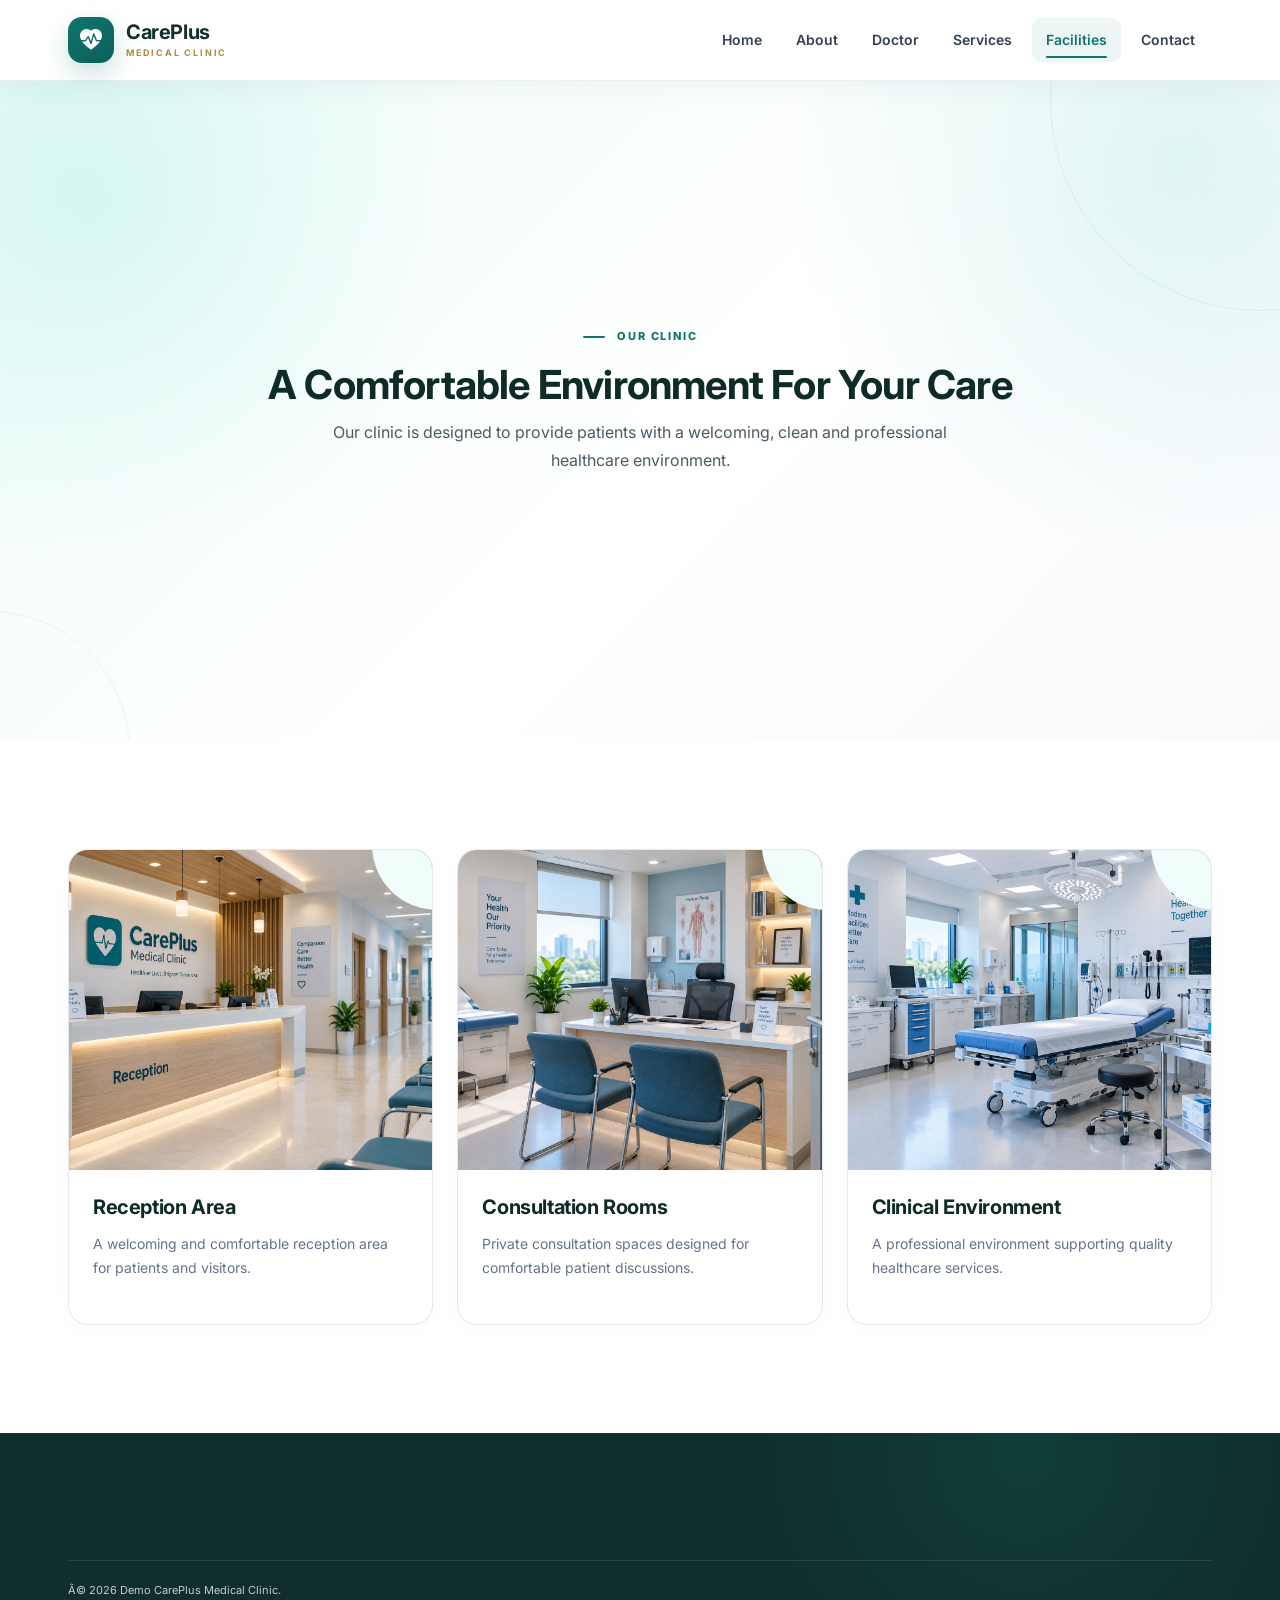
<file: facilities/facilities.html>
﻿<!DOCTYPE html>
<html lang="en">

<head>

<meta charset="UTF-8">
<link rel="icon" href="../images/favicon.png">
<meta name="viewport"
      content="width=device-width, initial-scale=1.0">

<title>Facilities | CarePlus Medical Clinic</title>

<link href="https://cdn.jsdelivr.net/npm/bootstrap@5.3.3/dist/css/bootstrap.min.css"
      rel="stylesheet">

<link href="https://cdn.jsdelivr.net/npm/bootstrap-icons@1.11.3/font/bootstrap-icons.css"
      rel="stylesheet">

<link href="https://fonts.googleapis.com/css2?family=Inter:wght@400;500;600;700;800&family=Playfair+Display:wght@500;600;700&display=swap"
      rel="stylesheet">

<link rel="stylesheet"
      href="../css/style.css">

</head>

<body>


<header class="main-header">

<nav class="navbar navbar-expand-lg">

<div class="container">

<a class="navbar-brand d-flex align-items-center"
   href="../index.html">

<div class="brand-icon">
<i class="bi bi-heart-pulse-fill"></i>
</div>

<div class="brand-text">
<strong>CarePlus</strong>
<span>Medical Clinic</span>
</div>

</a>


<button class="navbar-toggler"
        data-bs-toggle="collapse"
        data-bs-target="#mainNavigation">

<span class="navbar-toggler-icon"></span>

</button>


<div class="collapse navbar-collapse"
     id="mainNavigation">

<ul class="navbar-nav ms-auto">

<li class="nav-item">
<a class="nav-link"
   href="../index.html">Home</a>
</li>

<li class="nav-item">
<a class="nav-link"
   href="../about/about.html">About</a>
</li>

<li class="nav-item">
<a class="nav-link"
   href="../doctor/doctor.html">Doctor</a>
</li>

<li class="nav-item">
<a class="nav-link"
   href="../services/services.html">Services</a>
</li>

<li class="nav-item">
<a class="nav-link active"
   href="../facilities/facilities.html">Facilities</a>
</li>

<li class="nav-item">
<a class="nav-link"
   href="../contact/contact.html">Contact</a>
</li>

</ul>

</div>

</div>

</nav>

</header>


<section class="hero-section">

<div class="container text-center">

<span class="section-label">
OUR CLINIC
</span>

<h1>
A Comfortable Environment
<span>For Your Care</span>
</h1>

<p class="mx-auto"
   style="max-width:650px">

Our clinic is designed to provide patients
with a welcoming, clean and professional
healthcare environment.

</p>

</div>

</section>


<section class="section-padding">

<div class="container">

<div class="row g-4">

<div class="col-md-6 col-lg-4">

<div class="service-card p-0 overflow-hidden">

<img src="../images/reception.png"
     alt="Reception">

<div class="p-4">

<h4>Reception Area</h4>

<p>
A welcoming and comfortable reception
area for patients and visitors.
</p>

</div>

</div>

</div>


<div class="col-md-6 col-lg-4">

<div class="service-card p-0 overflow-hidden">

<img src="../images/counsultation.png"
     alt="Consultation Room">

<div class="p-4">

<h4>Consultation Rooms</h4>

<p>
Private consultation spaces designed
for comfortable patient discussions.
</p>

</div>

</div>

</div>


<div class="col-md-6 col-lg-4">

<div class="service-card p-0 overflow-hidden">

<img src="../images/clinic_enviroment.png"
     alt="Medical Facility">

<div class="p-4">

<h4>Clinical Environment</h4>

<p>
A professional environment supporting
quality healthcare services.
</p>

</div>

</div>

</div>

</div>

</div>

</section>


<footer class="footer">

<div class="container">

<div class="footer-bottom">

<span>
Â© <span id="currentYear"></span>
Demo CarePlus Medical Clinic.
</span>



</div>

</div>

</footer>


<script src="https://cdn.jsdelivr.net/npm/bootstrap@5.3.3/dist/js/bootstrap.bundle.min.js"></script>

<script src="../js/main.js"></script>

</body>

</html>
</file>
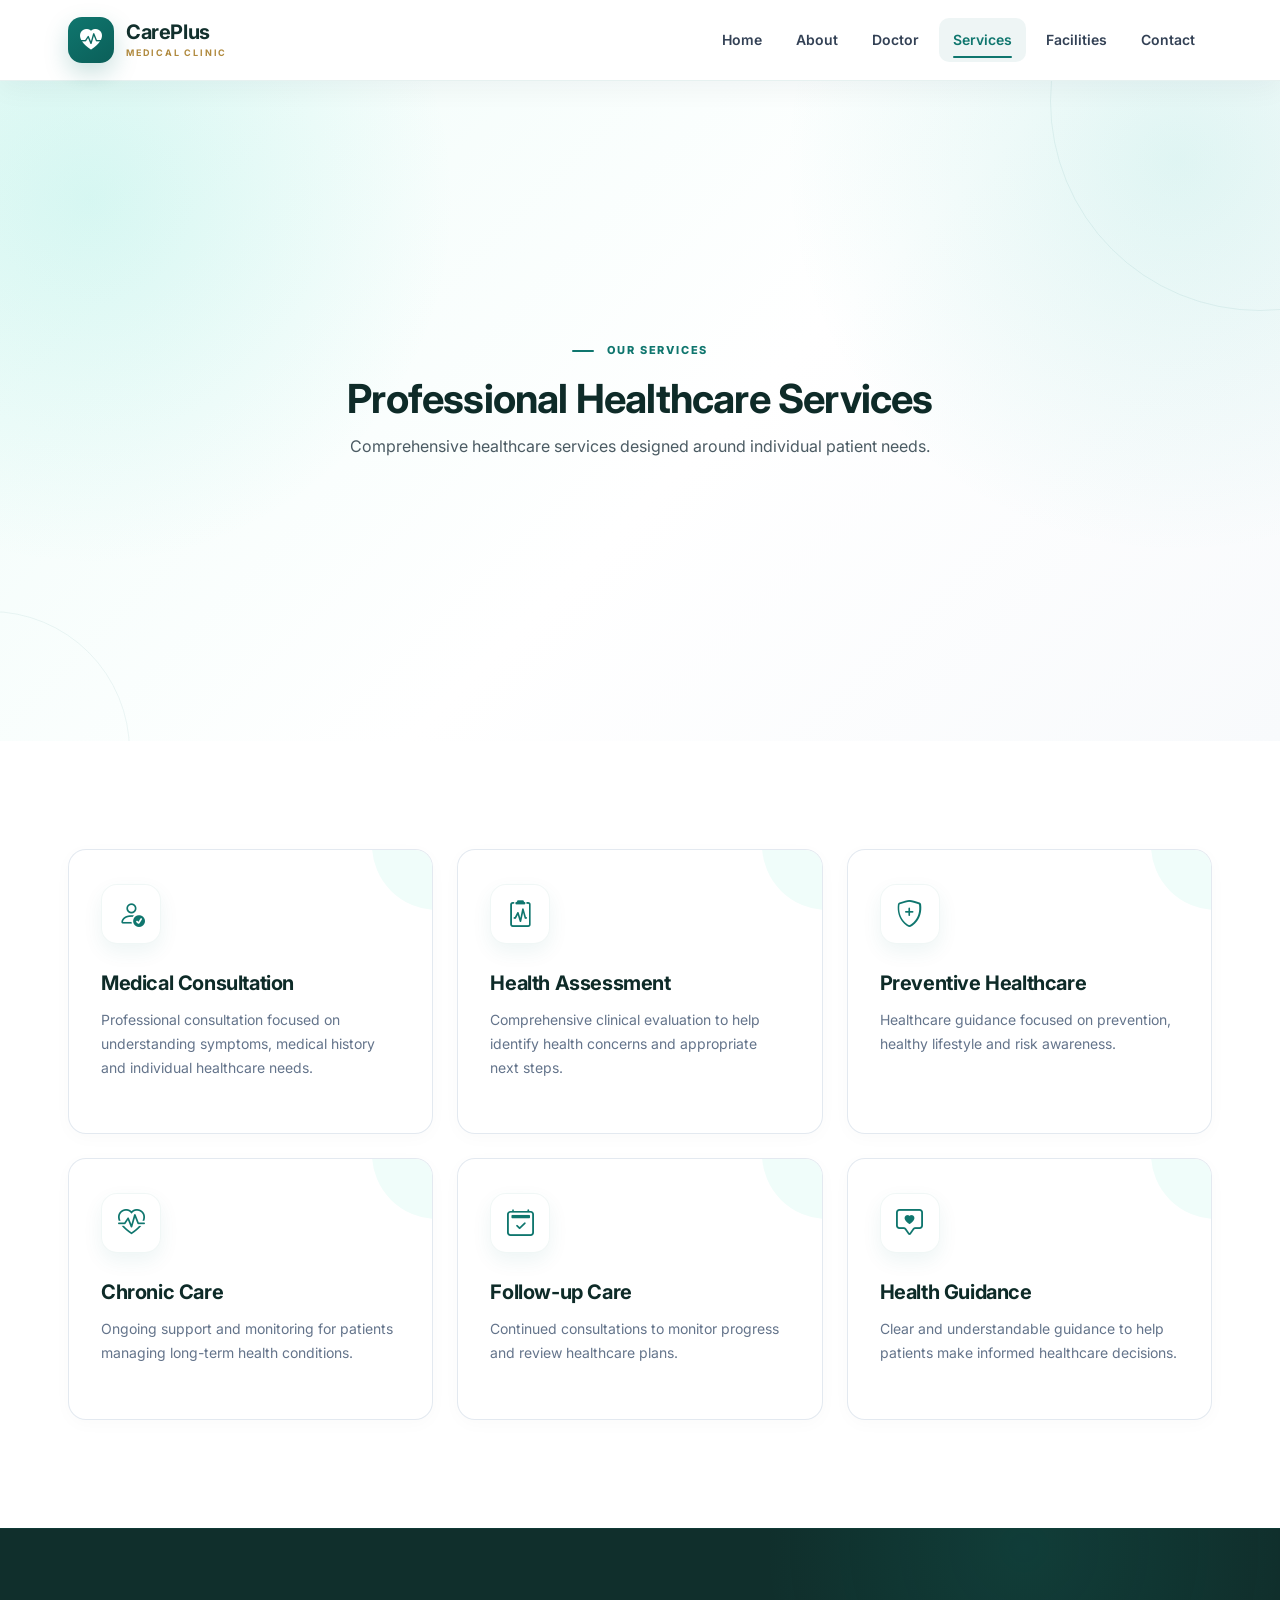
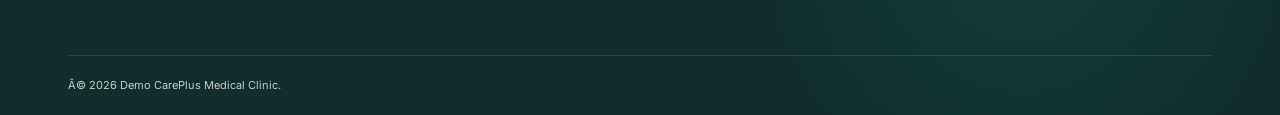
<file: services/services.html>
﻿<!DOCTYPE html>
<html lang="en">

<head>

<meta charset="UTF-8">
<link rel="icon" href="../images/favicon.png">
<meta name="viewport"
      content="width=device-width, initial-scale=1.0">

<title>Medical Services | CarePlus</title>

<link href="https://cdn.jsdelivr.net/npm/bootstrap@5.3.3/dist/css/bootstrap.min.css"
      rel="stylesheet">

<link href="https://cdn.jsdelivr.net/npm/bootstrap-icons@1.11.3/font/bootstrap-icons.css"
      rel="stylesheet">

<link href="https://fonts.googleapis.com/css2?family=Inter:wght@400;500;600;700;800&family=Playfair+Display:wght@500;600;700&display=swap"
      rel="stylesheet">

<link rel="stylesheet"
      href="../css/style.css">

</head>

<body>


<header class="main-header">

<nav class="navbar navbar-expand-lg">

<div class="container">

<a class="navbar-brand d-flex align-items-center"
   href="../index.html">

<div class="brand-icon">
<i class="bi bi-heart-pulse-fill"></i>
</div>

<div class="brand-text">
<strong>CarePlus</strong>
<span>Medical Clinic</span>
</div>

</a>


<button class="navbar-toggler"
        data-bs-toggle="collapse"
        data-bs-target="#mainNavigation">

<span class="navbar-toggler-icon"></span>

</button>


<div class="collapse navbar-collapse"
     id="mainNavigation">

<ul class="navbar-nav ms-auto">

<li class="nav-item">
<a class="nav-link"
   href="../index.html">Home</a>
</li>

<li class="nav-item">
<a class="nav-link"
   href="../about/about.html">About</a>
</li>

<li class="nav-item">
<a class="nav-link"
   href="../doctor/doctor.html">Doctor</a>
</li>

<li class="nav-item">
<a class="nav-link active"
   href="../services/services.html">Services</a>
</li>

<li class="nav-item">
<a class="nav-link"
   href="../facilities/facilities.html">Facilities</a>
</li>

<li class="nav-item">
<a class="nav-link"
   href="../contact/contact.html">Contact</a>
</li>

</ul>

</div>

</div>

</nav>

</header>


<section class="hero-section">

<div class="container text-center">

<span class="section-label">
OUR SERVICES
</span>

<h1>
Professional Healthcare
<span>Services</span>
</h1>

<p class="mx-auto"
   style="max-width:650px">

Comprehensive healthcare services designed
around individual patient needs.

</p>

</div>

</section>


<section class="section-padding">

<div class="container">

<div class="row g-4">


<div class="col-md-6 col-lg-4">

<div class="service-card">

<div class="service-icon">
<i class="bi bi-person-check"></i>
</div>

<h4>Medical Consultation</h4>

<p>

Professional consultation focused on understanding
symptoms, medical history and individual healthcare needs.

</p>

</div>

</div>


<div class="col-md-6 col-lg-4">

<div class="service-card">

<div class="service-icon">
<i class="bi bi-clipboard2-pulse"></i>
</div>

<h4>Health Assessment</h4>

<p>

Comprehensive clinical evaluation to help identify
health concerns and appropriate next steps.

</p>

</div>

</div>


<div class="col-md-6 col-lg-4">

<div class="service-card">

<div class="service-icon">
<i class="bi bi-shield-plus"></i>
</div>

<h4>Preventive Healthcare</h4>

<p>

Healthcare guidance focused on prevention,
healthy lifestyle and risk awareness.

</p>

</div>

</div>


<div class="col-md-6 col-lg-4">

<div class="service-card">

<div class="service-icon">
<i class="bi bi-heart-pulse"></i>
</div>

<h4>Chronic Care</h4>

<p>

Ongoing support and monitoring for patients
managing long-term health conditions.

</p>

</div>

</div>


<div class="col-md-6 col-lg-4">

<div class="service-card">

<div class="service-icon">
<i class="bi bi-calendar2-check"></i>
</div>

<h4>Follow-up Care</h4>

<p>

Continued consultations to monitor progress
and review healthcare plans.

</p>

</div>

</div>


<div class="col-md-6 col-lg-4">

<div class="service-card">

<div class="service-icon">
<i class="bi bi-chat-square-heart"></i>
</div>

<h4>Health Guidance</h4>

<p>

Clear and understandable guidance to help
patients make informed healthcare decisions.

</p>

</div>

</div>


</div>

</div>

</section>


<footer class="footer">

<div class="container">

<div class="footer-bottom">

<span>
Â© <span id="currentYear"></span>
Demo CarePlus Medical Clinic.
</span>

</div>

</div>

</footer>


<script src="https://cdn.jsdelivr.net/npm/bootstrap@5.3.3/dist/js/bootstrap.bundle.min.js"></script>

<script src="../js/main.js"></script>

</body>

</html>
</file>
<file: css/style.css>
:root {
    /* Core palette */
    --primary: #0f766e;
    --primary-dark: #0b5f59;
    --primary-deep: #083f3b;
    --primary-light: #ccfbf1;
    --primary-soft: #f0fdfa;

    /* Premium accent — used sparingly: quote marks, badges, dividers */
    --gold: #b08a3e;
    --gold-soft: #f6efdf;

    --dark: #12302d;
    --heading: #0e2b28;
    --text: #4b5b63;
    --muted: #64748b;
    --white: #ffffff;
    --light: #f8fafc;
    --ivory: #fbfbf9;

    --border: #e2e8f0;
    --border-light: #edf2f7;

    --success: #16a34a;
    --warning: #f59e0b;

    /* Elevation system — soft, diffused, teal-tinted rather than flat grey */
    --shadow-xs: 0 2px 10px rgba(15, 23, 42, 0.045);
    --shadow-sm: 0 10px 28px rgba(15, 23, 42, 0.06);
    --shadow-md: 0 20px 48px rgba(15, 23, 42, 0.09);
    --shadow-lg: 0 32px 76px rgba(15, 118, 110, 0.16);
    --shadow-gold: 0 14px 32px rgba(176, 138, 62, 0.16);

    --radius-sm: 12px;
    --radius: 18px;
    --radius-lg: 26px;
    --radius-xl: 32px;

    /* Spacing rhythm */
    --space-section: 108px;
    --space-section-md: 84px;
    --space-section-sm: 64px;

    --transition: 0.3s cubic-bezier(0.22, 1, 0.36, 1);
    --transition-slow: 0.6s cubic-bezier(0.22, 1, 0.36, 1);
}

/* =========================================================
   RESET
   ========================================================= */

*,
*::before,
*::after {
    margin: 0;
    padding: 0;
    box-sizing: border-box;
}

html {
    scroll-behavior: smooth;
    scroll-padding-top: 92px;
    text-rendering: optimizeLegibility;
    -webkit-font-smoothing: antialiased;
    -moz-osx-font-smoothing: grayscale;
}

body {
    font-family: "Inter", sans-serif;
    font-size: 16px;
    color: var(--text);
    background:
        radial-gradient(circle at 50% -15%, rgba(20, 184, 166, 0.04), transparent 32%),
        var(--white);
    line-height: 1.75;
    overflow-x: hidden;
    -webkit-text-size-adjust: 100%;

    /* Elegant healthcare cursor.
       Browser falls back to the normal cursor if unsupported. */
    cursor: url("data:image/svg+xml,%3Csvg xmlns='http://www.w3.org/2000/svg' width='28' height='28' viewBox='0 0 28 28'%3E%3Cpath d='M5 3.5L21.5 15.8L14.4 17.2L18.7 24.2L15.4 26L11 18.7L6.5 24.1Z' fill='%230f766e' stroke='%23ffffff' stroke-width='1.5' stroke-linejoin='round'/%3E%3C/svg%3E") 5 3, auto;
}

body::selection,
::selection {
    background: var(--primary);
    color: var(--white);
}

img {
    max-width: 100%;
    height: auto;
    display: block;
}

a {
    text-decoration: none;
    color: inherit;
}

button,
a,
input,
textarea,
select {
    -webkit-tap-highlight-color: transparent;
    font-family: inherit;
}

button,
a,
.btn,
.nav-link,
.service-card,
.feature-card,
.social-links a,
.back-to-top,
.floating-card {
    cursor: pointer;
}

p {
    color: var(--text);
}

h1, h2, h3, h4, h5, h6 {
    color: var(--heading);
    font-weight: 700;
    letter-spacing: -0.02em;
    line-height: 1.25;
}

.container {
    width: 100%;
    max-width: 1180px;
    padding-left: 18px;
    padding-right: 18px;
}

.form-control,
.form-select {
    min-height: 52px;
    border: 1px solid #dbe3ea;
    border-radius: 13px;
    padding: 12px 16px;
    font-size: 14.5px;
    color: var(--dark);
    background: #fff;
    box-shadow: var(--shadow-xs);
    transition: border-color var(--transition), box-shadow var(--transition), transform var(--transition);
}

textarea.form-control {
    min-height: 125px;
    resize: vertical;
}

.form-control:hover,
.form-select:hover {
    border-color: #c6d4de;
}

.form-control:focus,
.form-select:focus {
    border-color: rgba(15, 118, 110, 0.65);
    box-shadow: 0 0 0 4px rgba(15, 118, 110, 0.10);
    outline: none;
    transform: translateY(-1px);
}

.form-label {
    color: var(--dark);
    font-size: 13px;
    font-weight: 700;
    margin-bottom: 7px;
    display: inline-block;
}

/* =========================================================
   HEADER
   ========================================================= */

.main-header {
    background: rgba(255, 255, 255, 0.88);
    border-bottom: 1px solid rgba(15, 118, 110, 0.10);
    position: sticky;
    top: 0;
    z-index: 1000;
    backdrop-filter: blur(18px);
    -webkit-backdrop-filter: blur(18px);
    box-shadow: 0 8px 28px rgba(15, 23, 42, 0.045);
    transition: background-var(--transition), box-shadow var(--transition);
}

.main-header:hover {
    background: rgba(255, 255, 255, 0.95);
}

.navbar {
    min-height: 80px;
    padding-top: 10px;
    padding-bottom: 10px;
}

.navbar-brand {
    color: var(--dark);
    display: flex;
    align-items: center;
    transition: transform var(--transition), opacity var(--transition);
}

.navbar-brand:hover {
    transform: translateY(-1px);
    opacity: 0.96;
}

.brand-icon {
    width: 46px;
    height: 46px;
    background: linear-gradient(145deg, var(--primary), var(--primary-dark));
    color: var(--white);
    border-radius: 14px;
    display: flex;
    align-items: center;
    justify-content: center;
    font-size: 22px;
    margin-right: 12px;
    box-shadow: 0 10px 24px rgba(15, 118, 110, 0.22);
    transition: transform var(--transition), box-shadow var(--transition);
}

.navbar-brand:hover .brand-icon {
    transform: translateY(-2px) rotate(-3deg);
    box-shadow: 0 14px 30px rgba(15, 118, 110, 0.28);
}

.brand-text {
    display: flex;
    flex-direction: column;
    line-height: 1.15;
}

.brand-text strong {
    font-size: 20px;
    color: var(--dark);
    letter-spacing: -0.02em;
}

.brand-text span {
    font-size: 9px;
    text-transform: uppercase;
    letter-spacing: 1.8px;
    color: var(--gold);
    font-weight: 700;
    margin-top: 4px;
}

.nav-link {
    position: relative;
    color: #334155 !important;
    font-size: 14px;
    font-weight: 600;
    margin: 0 3px;
    padding: 10px 14px !important;
    border-radius: 10px;
    transition: color var(--transition); background: var(--transition);
}

.nav-link::after {
    content: "";
    position: absolute;
    left: 14px;
    right: 14px;
    bottom: 4px;
    height: 2px;
    border-radius: 50px;
    background: var(--primary);
    transform: scaleX(0);
    transform-origin: center;
    transition: transform var(--transition);
}

.nav-link:hover {
    color: var(--primary) !important;
    background: rgba(15, 118, 110, 0.055);
}

.nav-link.active {
    color: var(--primary) !important;
    background: rgba(15, 118, 110, 0.07);
}

.nav-link:hover::after,
.nav-link.active::after {
    transform: scaleX(1);
}

.navbar-toggler {
    border: 1px solid var(--border);
    border-radius: 10px;
    padding: 8px 10px;
    background: rgba(255, 255, 255, 0.9);
    box-shadow: none !important;
    transition: transform var(--transition), border-color var(--transition); background: var(--transition);
}

.navbar-toggler:hover {
    border-color: rgba(15, 118, 110, 0.35);
    background: var(--primary-soft);
    transform: translateY(-1px);
}

.navbar-toggler:focus {
    box-shadow: 0 0 0 4px rgba(15, 118, 110, 0.10) !important;
}

/* =========================================================
   BUTTONS
   ========================================================= */

.btn {
    position: relative;
    overflow: hidden;
    min-height: 46px;
    display: inline-flex;
    align-items: center;
    justify-content: center;
    gap: 7px;
    border-radius: 12px;
    padding: 11px 24px;
    font-weight: 700;
    font-size: 14.5px;
    letter-spacing: -0.005em;
    transition: transform var(--transition), box-shadow var(--transition); background: var(--transition), border-color var(--transition);
}

.btn::before {
    content: "";
    position: absolute;
    inset: 0;
    background: linear-gradient(120deg, transparent 25%, rgba(255,255,255,0.22), transparent 75%);
    transform: translateX(-120%);
    transition: transform 0.65s ease;
    pointer-events: none;
}

.btn:hover::before {
    transform: translateX(120%);
}

.btn:active {
    transform: translateY(0) scale(0.98) !important;
}

.btn-primary-custom {
    background: linear-gradient(135deg, var(--primary), var(--primary-dark));
    color: var(--white);
    border: 1px solid var(--primary);
    box-shadow: 0 10px 24px rgba(15, 118, 110, 0.18);
}

.btn-primary-custom:hover,
.btn-primary-custom:focus {
    background: linear-gradient(135deg, var(--primary-dark), var(--primary-deep));
    color: var(--white);
    transform: translateY(-3px);
    border-color: var(--primary-dark);
    box-shadow: 0 16px 34px rgba(15, 118, 110, 0.26);
}

.btn-outline-custom {
    border: 1px solid #d1dbe5;
    color: var(--dark);
    background: rgba(255, 255, 255, 0.9);
}

.btn-outline-custom:hover {
    border-color: var(--primary);
    color: var(--primary);
    background: var(--white);
    transform: translateY(-3px);
    box-shadow: var(--shadow-sm);
}

/* =========================================================
   HERO
   ========================================================= */

.hero-section {
    position: relative;
    min-height: 660px;
    display: flex;
    align-items: center;
    background:
        radial-gradient(circle at 7% 18%, rgba(45, 212, 191, 0.14), transparent 28%),
        radial-gradient(circle at 92% 12%, rgba(20, 184, 166, 0.13), transparent 30%),
        linear-gradient(135deg, #effcf9 0%, #ffffff 55%, #f8fafc 100%);
    padding: 96px 0 108px;
    overflow: hidden;
}

.hero-section::before {
    content: "";
    position: absolute;
    width: 420px;
    height: 420px;
    border: 1px solid rgba(15, 118, 110, 0.08);
    border-radius: 50%;
    right: -190px;
    top: -190px;
    pointer-events: none;
}

.hero-section::after {
    content: "";
    position: absolute;
    width: 280px;
    height: 280px;
    border: 1px solid rgba(15, 118, 110, 0.07);
    border-radius: 50%;
    left: -150px;
    bottom: -150px;
    pointer-events: none;
}

.hero-content {
    position: relative;
    z-index: 2;
    padding-right: 30px;
    animation: heroRise 0.9s cubic-bezier(0.22, 1, 0.36, 1) both;
}

.hero-label {
    display: inline-flex;
    align-items: center;
    background: var(--gold-soft);
    border: 1px solid rgba(176, 138, 62, 0.22);
    color: var(--gold);
    padding: 8px 16px;
    border-radius: 50px;
    font-size: 11px;
    font-weight: 800;
    text-transform: uppercase;
    letter-spacing: 1.1px;
    margin-bottom: 24px;
    box-shadow: 0 7px 20px rgba(176, 138, 62, 0.10);
}

.hero-content h1 {
    font-family: "Playfair Display", serif;
    font-weight: 700;
    font-size: clamp(42px, 5vw, 68px);
    line-height: 1.06;
    letter-spacing: -1.6px;
    margin-bottom: 24px;
    text-wrap: balance;
}

.hero-content h1 span {
    color: var(--primary);
    display: block;
}

.hero-content > p {
    font-size: 17px;
    max-width: 560px;
    color: var(--muted);
    line-height: 1.8;
    text-wrap: pretty;
}

.hero-buttons {
    display: flex;
    align-items: center;
    gap: 14px;
    flex-wrap: wrap;
    margin-top: 32px;
}

.hero-trust {
    display: flex;
    flex-wrap: wrap;
    gap: 42px;
    margin-top: 46px;
}

.hero-trust div {
    display: flex;
    flex-direction: column;
}

.hero-trust strong {
    font-family: "Playfair Display", serif;
    font-size: 26px;
    font-weight: 700;
    color: var(--dark);
    line-height: 1.2;
}

.hero-trust span {
    font-size: 11px;
    color: var(--muted);
    margin-top: 5px;
}

/* =========================================================
   HERO IMAGE
   ========================================================= */

.hero-image-wrapper {
    position: relative;
    padding: 25px;
    z-index: 2;
    filter: drop-shadow(0 18px 35px rgba(15, 118, 110, 0.06));
    animation: heroRise 0.9s cubic-bezier(0.22, 1, 0.36, 1) 0.12s both;
}

.hero-image-wrapper::before {
    content: "";
    position: absolute;
    inset: 7px;
    border: 1px solid rgba(15, 118, 110, 0.13);
    border-radius: 34px;
    transform: rotate(1deg);
    pointer-events: none;
}

.hero-doctor-image {
    position: relative;
    width: 100%;
    height: 580px;
    object-fit: cover;
    border-radius: 30px;
    box-shadow: 0 32px 74px rgba(15, 118, 110, 0.19);
    border: 6px solid rgba(255, 255, 255, 0.85);
    will-change: transform;
    transition: transform var(--transition-slow), box-shadow var(--transition);
}

.hero-image-wrapper:hover .hero-doctor-image {
    transform: translateY(-5px) scale(1.008);
    box-shadow: 0 38px 86px rgba(15, 118, 110, 0.23);
}

.floating-card {
    position: absolute;
    z-index: 5;
    background: rgba(255, 255, 255, 0.95);
    border: 1px solid rgba(15, 118, 110, 0.12);
    border-radius: 15px;
    padding: 15px 18px;
    display: flex;
    align-items: center;
    gap: 12px;
    box-shadow:
        0 18px 45px rgba(15, 23, 42, 0.10),
        0 4px 14px rgba(15, 118, 110, 0.06);
    backdrop-filter: blur(14px);
    -webkit-backdrop-filter: blur(14px);
    transition: transform var(--transition), box-shadow var(--transition);
}

.floating-card:hover {
    transform: translateY(-5px);
    box-shadow: var(--shadow-lg);
}

.floating-card strong {
    display: block;
    color: var(--dark);
    font-size: 13px;
}

.floating-card small {
    display: block;
    color: var(--muted);
    font-size: 11px;
    margin-top: 2px;
}

.floating-icon {
    width: 42px;
    height: 42px;
    flex: 0 0 42px;
    border-radius: 11px;
    background: var(--primary-light);
    color: var(--primary);
    display: flex;
    align-items: center;
    justify-content: center;
    font-size: 20px;
}

.floating-card-two i {
    font-size: 25px;
    color: var(--primary);
}

.floating-card-one {
    left: -8px;
    top: 78px;
    animation: floatOne 5s ease-in-out infinite;
}

.floating-card-two {
    right: -8px;
    bottom: 70px;
    animation: floatTwo 5.5s ease-in-out infinite;
}

/* =========================================================
   SECTIONS
   ========================================================= */

.section-padding {
    padding: var(--space-section) 0;
}

.bg-light-custom {
    background: linear-gradient(180deg, #f8fafc 0%, #ffffff 100%);
}

.section-heading {
    max-width: 700px;
    margin: 0 auto 10px;
}

.section-label {
    position: relative;
    color: var(--primary);
    font-size: 11px;
    font-weight: 800;
    letter-spacing: 1.8px;
    display: inline-block;
    margin-bottom: 14px;
}

.section-label::before {
    content: "";
    display: inline-block;
    vertical-align: middle;
    width: 22px;
    height: 2px;
    border-radius: 10px;
    background: var(--primary);
    margin-right: 9px;
}

.section-heading h2,
.section-title {
    font-family: "Playfair Display", serif;
    font-weight: 700;
    font-size: clamp(32px, 4vw, 46px);
    line-height: 1.18;
    margin-bottom: 16px;
    letter-spacing: -0.6px;
    text-wrap: balance;
}

.section-heading p {
    max-width: 620px;
    margin: 0 auto;
    font-size: 15px;
    line-height: 1.8;
    color: var(--muted);
    text-wrap: pretty;
}

/* =========================================================
   SERVICE CARDS
   ========================================================= */

.service-card {
    position: relative;
    background: rgba(255, 255, 255, 0.94);
    padding: 34px 32px;
    border: 1px solid rgba(226, 232, 240, 0.95);
    border-radius: var(--radius);
    height: 100%;
    overflow: hidden;
    isolation: isolate;
    box-shadow: 0 4px 18px rgba(15, 23, 42, 0.025);
    transition: transform var(--transition), border-color var(--transition), box-shadow var(--transition);
}

.service-card::before {
    content: "";
    position: absolute;
    width: 130px;
    height: 130px;
    border-radius: 50%;
    background: var(--primary-soft);
    right: -70px;
    top: -70px;
    transition: transform 0.6s ease;
}

.service-card:hover {
    transform: translateY(-8px);
    border-color: rgba(15, 118, 110, 0.24);
    box-shadow:
        0 24px 52px rgba(15, 23, 42, 0.09),
        0 6px 18px rgba(15, 118, 110, 0.06);
}

.service-card:hover::before {
    transform: scale(1.35);
}

.service-icon {
    position: relative;
    z-index: 1;
    width: 60px;
    height: 60px;
    border-radius: 16px;
    display: flex;
    align-items: center;
    justify-content: center;
    background: linear-gradient(145deg, #ccfbf1, #e6fffa);
    color: var(--primary);
    font-size: 27px;
    margin-bottom: 26px;
    box-shadow: inset 0 0 0 1px rgba(15, 118, 110, 0.06), 0 8px 20px rgba(15, 118, 110, 0.07);
    transition: transform var(--transition); background : var(--transition);
}

.service-card:hover .service-icon {
    transform: translateY(-3px) rotate(-3deg);
    background: var(--primary);
    color: var(--white);
}

.service-card h4 {
    position: relative;
    font-size: 20px;
    line-height: 1.3;
    margin-bottom: 12px;
}

.service-card p {
    position: relative;
    font-size: 14px;
    line-height: 1.7;
    margin-bottom: 20px;
    color: var(--muted);
}

.service-card a {
    position: relative;
    color: var(--primary);
    font-size: 13px;
    font-weight: 800;
}

.service-card a i {
    margin-left: 5px;
    transition: transform var(--transition);
}

.service-card a:hover i {
    transform: translateX(4px);
}

/* Facility page image cards */
.service-card.p-0 {
    border-radius: 20px;
}

.service-card.p-0 > img {
    width: 100%;
    height: 320px;
    object-fit: cover;
    background: #eef7f6;
    transition: transform var(--transition-slow);
}

.service-card.p-0:hover > img {
    transform: scale(1.03);
}

/* =========================================================
   ABOUT
   ========================================================= */

.about-image-wrapper {
    position: relative;
    padding-right: 30px;
}

.rounded-custom {
    border-radius: 25px;
}

.about-image-wrapper img {
    box-shadow: var(--shadow-md);
    transition: transform var(--transition-slow), box-shadow var(--transition);
}

.about-image-wrapper:hover img {
    transform: translateY(-4px);
}

.experience-box {
    position: absolute;
    bottom: -20px;
    right: 0;
    background: linear-gradient(145deg, var(--primary), var(--primary-dark));
    color: var(--white);
    padding: 20px 26px;
    border-radius: 15px;
    display: flex;
    align-items: center;
    gap: 12px;
    border: 1px solid rgba(255, 255, 255, 0.18);
    box-shadow: 0 16px 32px rgba(15, 118, 110, 0.26);
}

.experience-box strong {
    font-family: "Playfair Display", serif;
    font-size: 32px;
    line-height: 1;
}

.experience-box span {
    font-size: 12px;
    line-height: 1.4;
}

.lead-text {
    font-size: 18px;
    line-height: 1.7;
    color: #334155;
}

.check-list {
    margin-top: 25px;
    padding-left: 0;
}

.check-list div,
.check-list li {
    position: relative;
    margin-bottom: 12px;
    font-size: 14px;
    color: #334155;
    list-style: none;
}

.check-list i {
    color: var(--primary);
    margin-right: 8px;
}

/* =========================================================
   DOCTOR
   ========================================================= */

.doctor-home-section {
    position: relative;
    background:
        radial-gradient(circle at 5% 90%, rgba(20, 184, 166, 0.09), transparent 25%),
        linear-gradient(135deg, #f0fdfa 0%, #ffffff 75%);
}

.doctor-main-image {
    width: 100%;
    max-height: 550px;
    object-fit: cover;
    background: #eef7f6;
    border-radius: 25px;
    border: 5px solid rgba(255, 255, 255, 0.85);
    box-shadow: var(--shadow-lg);
    transition: transform var(--transition-slow), box-shadow var(--transition);
}

.doctor-main-image:hover {
    transform: translateY(-4px);
}

.doctor-designation {
    color: var(--primary);
    margin-bottom: 20px;
    font-weight: 700;
}

.doctor-info-grid {
    display: grid;
    grid-template-columns: 1fr 1fr;
    gap: 18px;
    margin-top: 26px;
}

.doctor-info-grid > div {
    display: flex;
    align-items: center;
    gap: 12px;
    padding: 13px;
    border: 1px solid var(--border-light);
    background: rgba(255, 255, 255, 0.8);
    border-radius: 13px;
    box-shadow: 0 4px 16px rgba(15, 23, 42, 0.025);
    transition: transform var(--transition), box-shadow var(--transition), border-color var(--transition);
}

.doctor-info-grid > div:hover {
    transform: translateY(-3px);
    border-color: rgba(15, 118, 110, 0.16);
    box-shadow: var(--shadow-sm);
}

.doctor-info-grid i {
    width: 42px;
    height: 42px;
    flex: 0 0 42px;
    display: flex;
    align-items: center;
    justify-content: center;
    background: var(--primary-light);
    border-radius: 11px;
    color: var(--primary);
}

.doctor-info-grid strong,
.doctor-info-grid span {
    display: block;
}

.doctor-info-grid strong {
    font-size: 11px;
    color: var(--muted);
    margin-bottom: 2px;
}

.doctor-info-grid span {
    font-size: 13px;
    color: var(--dark);
    font-weight: 700;
}

/* =========================================================
   FEATURES
   ========================================================= */

.feature-card {
    position: relative;
    text-align: center;
    padding: 30px 22px;
    border: 1px solid transparent;
    border-radius: var(--radius);
    transition: transform var(--transition); background:var(--transition), box-shadow var(--transition), border-color var(--transition);
}

.feature-card:hover {
    background: var(--white);
    border-color: rgba(15, 118, 110, 0.10);
    transform: translateY(-7px);
    box-shadow: var(--shadow-sm);
}

.feature-icon {
    width: 65px;
    height: 65px;
    margin: 0 auto 20px;
    display: flex;
    align-items: center;
    justify-content: center;
    background: var(--primary-light);
    color: var(--primary);
    border-radius: 50%;
    font-size: 25px;
    box-shadow: 0 8px 20px rgba(15, 118, 110, 0.07);
    transition: transform var(--transition); background: var(--transition), color var(--transition);
}

.feature-card:hover .feature-icon {
    transform: scale(1.08) rotate(-4deg);
    background: var(--primary);
    color: var(--white);
}

.feature-card h5 {
    font-size: 16px;
    margin-bottom: 6px;
}

.feature-card p {
    font-size: 13px;
    line-height: 1.65;
    color: var(--muted);
}

/* =========================================================
   TESTIMONIAL
   ========================================================= */

.testimonial-section {
    background: linear-gradient(180deg, #f8fafc 0%, #f0fdfa 100%);
}

.testimonial-card {
    position: relative;
    overflow: hidden;
    background: rgba(255, 255, 255, 0.96);
    padding: 48px;
    border-radius: 25px;
    border: 1px solid rgba(226, 232, 240, 0.9);
    box-shadow:
        0 16px 38px rgba(15, 23, 42, 0.055),
        0 3px 12px rgba(15, 118, 110, 0.035);
}

.testimonial-card::before {
    content: "";
    position: absolute;
    width: 5px;
    height: 54px;
    left: 0;
    top: 48px;
    border-radius: 0 8px 8px 0;
    background: var(--gold);
}

.quote-icon {
    font-size: 52px;
    line-height: 1;
    color: var(--gold);
    opacity: 0.55;
    font-family: "Playfair Display", serif;
}

.testimonial-card p {
    font-family: "Playfair Display", serif;
    font-style: italic;
    font-size: 21px;
    line-height: 1.65;
    color: var(--dark);
}

.stars {
    color: var(--warning);
    letter-spacing: 3px;
    margin: 16px 0;
}

/* =========================================================
   CTA
   ========================================================= */

.cta-section {
    padding: 80px 0;
}

.cta-box {
    position: relative;
    overflow: hidden;
    background:
        radial-gradient(circle at 85% 20%, rgba(255, 255, 255, 0.12), transparent 25%),
        linear-gradient(135deg, var(--primary), var(--primary-dark));
    color: var(--white);
    padding: 58px;
    border-radius: var(--radius-lg);
    display: flex;
    align-items: center;
    justify-content: space-between;
    gap: 30px;
    box-shadow:
        0 30px 68px rgba(15, 118, 110, 0.20),
        0 6px 18px rgba(15, 118, 110, 0.08);
}

.cta-box::before {
    content: "";
    position: absolute;
    width: 260px;
    height: 260px;
    border: 1px solid rgba(255, 255, 255, 0.12);
    border-radius: 50%;
    right: -100px;
    top: -120px;
    pointer-events: none;
}

.cta-box::after {
    content: "";
    position: absolute;
    width: 180px;
    height: 180px;
    left: -80px;
    bottom: -100px;
    border: 1px solid rgba(255, 255, 255, 0.10);
    border-radius: 50%;
    pointer-events: none;
}

.cta-box > * {
    position: relative;
    z-index: 1;
}

.cta-box span {
    font-size: 11px;
    font-weight: 800;
    letter-spacing: 1.5px;
    text-transform: uppercase;
}

.cta-box h2 {
    color: var(--white);
    font-family: "Playfair Display", serif;
    font-size: 36px;
    margin: 10px 0;
}

.cta-box p {
    color: rgba(255, 255, 255, 0.82);
    margin-bottom: 0;
}

.cta-buttons {
    display: flex;
    gap: 10px;
    flex-shrink: 0;
}

.btn-white {
    background: var(--white);
    color: var(--primary);
    border: 1px solid var(--white);
    box-shadow: 0 8px 22px rgba(0, 0, 0, 0.08);
}

.btn-white:hover {
    background: #f8fafc;
    color: var(--primary-dark);
    transform: translateY(-3px);
}

.btn-outline-white {
    color: var(--white);
    border: 1px solid rgba(255, 255, 255, 0.55);
    background: transparent;
}

.btn-outline-white:hover {
    background: var(--white);
    color: var(--primary);
    border-color: var(--white);
    transform: translateY(-3px);
}

/* =========================================================
   FOOTER
   ========================================================= */

.footer {
    position: relative;
    background:
        radial-gradient(circle at 80% 10%, rgba(20, 184, 166, 0.10), transparent 25%),
        #102f2c;
    color: rgba(255, 255, 255, 0.75);
    padding: 74px 0 0;
    border-top: 1px solid rgba(20, 184, 166, 0.08);
}

.footer-brand {
    display: flex;
    align-items: center;
    margin-bottom: 20px;
}

.footer-brand strong {
    display: block;
    color: var(--white);
    font-size: 20px;
}

.footer-brand span {
    display: block;
    font-size: 9px;
    text-transform: uppercase;
    letter-spacing: 1.5px;
}

.footer h5 {
    color: var(--white);
    font-size: 14px;
    margin-bottom: 20px;
}

.footer ul {
    list-style: none;
    padding: 0;
}

.footer li {
    margin-bottom: 11px;
}

.footer a {
    display: inline-block;
    color: rgba(255, 255, 255, 0.65);
    font-size: 13px;
    transition: color var(--transition), transform var(--transition);
}

.footer a:hover {
    color: var(--white);
    transform: translateX(2px);
}

.social-links {
    display: flex;
    gap: 10px;
}

.social-links a {
    width: 40px;
    height: 40px;
    display: flex;
    align-items: center;
    justify-content: center;
    border-radius: 50%;
    background: rgba(255, 255, 255, 0.08);
    border: 1px solid rgba(255, 255, 255, 0.06);
    transition: transform var(--transition), background var(--transition);
}

.social-links a:hover {
    transform: translateY(-4px) scale(1.04);
    background: var(--primary);
}

.footer-contact p {
    color: rgba(255, 255, 255, 0.70);
    font-size: 13px;
}

.footer-contact i {
    color: #5eead4;
    margin-right: 10px;
}

.footer-bottom {
    margin-top: 52px;
    padding: 20px 0;
    border-top: 1px solid rgba(255, 255, 255, 0.10);
    display: flex;
    justify-content: space-between;
    gap: 20px;
    font-size: 11px;
}

/* =========================================================
   BACK TO TOP
   ========================================================= */

.back-to-top {
    position: fixed;
    right: 24px;
    bottom: 24px;
    width: 48px;
    height: 48px;
    border: 1px solid rgba(255, 255, 255, 0.16);
    border-radius: 50%;
    background: linear-gradient(145deg, var(--primary), var(--primary-dark));
    color: var(--white);
    display: none;
    align-items: center;
    justify-content: center;
    box-shadow: 0 12px 28px rgba(15, 118, 110, 0.28);
    z-index: 999;
    transition: transform var(--transition), box-shadow var(--transition);
}

.back-to-top:hover {
    transform: translateY(-4px);
    box-shadow: 0 17px 34px rgba(15, 118, 110, 0.34);
}

.back-to-top.show {
    display: flex;
}

/* =========================================================
   ACCESSIBILITY / FOCUS
   ========================================================= */

a:focus-visible,
button:focus-visible,
.btn:focus-visible,
input:focus-visible,
textarea:focus-visible,
select:focus-visible {
    outline: 3px solid rgba(20, 184, 166, 0.30);
    outline-offset: 3px;
}

/* =========================================================
   SMOOTH SCROLLBAR
   ========================================================= */

::-webkit-scrollbar {
    width: 9px;
}

::-webkit-scrollbar-track {
    background: #f1f5f9;
}

::-webkit-scrollbar-thumb {
    background: #99d8d0;
    border-radius: 20px;
}

::-webkit-scrollbar-thumb:hover {
    background: var(--primary);
}

/* =========================================================
   KEYFRAMES
   ========================================================= */

@keyframes heroRise {
    from {
        opacity: 0;
        transform: translateY(18px);
    }
    to {
        opacity: 1;
        transform: translateY(0);
    }
}

@keyframes floatOne {
    0%, 100% { transform: translateY(0); }
    50% { transform: translateY(-7px); }
}

@keyframes floatTwo {
    0%, 100% { transform: translateY(0); }
    50% { transform: translateY(7px); }
}

/* =========================================================
   RESPONSIVE: TABLET (large)
   ========================================================= */

@media (max-width: 1199px) {

    .container {
        max-width: 1120px;
    }

    .hero-section {
        min-height: auto;
    }

    .hero-content h1 {
        font-size: clamp(40px, 5vw, 58px);
    }

    .hero-doctor-image {
        height: 540px;
    }

    .floating-card-one {
        left: -2px;
    }

    .floating-card-two {
        right: -2px;
    }
}

/* =========================================================
   RESPONSIVE: TABLET
   ========================================================= */

@media (max-width: 991px) {

    .main-header {
        background: rgba(255, 255, 255, 0.96);
    }

    .navbar {
        min-height: 74px;
    }

    .navbar-collapse {
        background: rgba(255, 255, 255, 0.98);
        margin-top: 10px;
        padding: 10px 8px 15px;
        border: 1px solid var(--border);
        border-radius: 16px;
        box-shadow:
            0 18px 42px rgba(15, 23, 42, 0.10),
            0 4px 12px rgba(15, 118, 110, 0.04);
    }

    .nav-link {
        margin: 2px 0;
        padding: 12px 13px !important;
    }

    .nav-link::after {
        left: 13px;
        right: auto;
        width: 22px;
    }

    .nav-link.active {
        background: var(--primary-soft);
    }

    .hero-section {
        padding: 74px 0 84px;
    }

    .hero-content {
        padding-right: 0;
        margin-bottom: 44px;
        text-align: center;
    }

    .hero-content > p {
        margin-left: auto;
        margin-right: auto;
    }

    .hero-buttons,
    .hero-trust {
        justify-content: center;
    }

    .hero-image-wrapper {
        max-width: 720px;
        margin: 0 auto;
        padding: 15px;
    }

    .hero-doctor-image {
        height: 500px;
    }

    .floating-card-one {
        left: 0;
    }

    .floating-card-two {
        right: 0;
    }

    .cta-box {
        flex-direction: column;
        align-items: flex-start;
        padding: 48px;
    }

    .section-padding {
        padding: var(--space-section-md) 0;
    }
}

/* =========================================================
   RESPONSIVE: MOBILE
   ========================================================= */

@media (max-width: 767px) {

    html {
        scroll-padding-top: 76px;
    }

    .container {
        padding-left: 17px;
        padding-right: 17px;
    }

    .section-padding {
        padding: var(--space-section-sm) 0;
    }

    .section-heading h2,
    .section-title {
        font-size: clamp(29px, 8vw, 38px);
    }

    .hero-section {
        padding: 60px 0 70px;
    }

    .hero-content h1 {
        font-size: clamp(36px, 10vw, 46px);
        line-height: 1.1;
        letter-spacing: -1px;
    }

    .hero-content > p {
        font-size: 15px;
        line-height: 1.75;
    }

    .hero-label {
        margin-bottom: 18px;
    }

    .hero-buttons {
        gap: 10px;
        margin-top: 24px;
    }

    .hero-trust {
        gap: 20px;
        margin-top: 36px;
    }

    .hero-trust strong {
        font-size: 20px;
    }

    .hero-trust span {
        font-size: 9px;
    }

    .hero-image-wrapper {
        padding: 10px;
    }

    .hero-doctor-image {
        height: 410px;
        border-width: 4px;
        border-radius: 24px;
    }

    .floating-card {
        max-width: 190px;
        padding: 10px 12px;
        gap: 9px;
    }

    .floating-card-one {
        left: -2px;
        top: 46px;
    }

    .floating-card-two {
        right: -2px;
        bottom: 40px;
    }

    .floating-card strong {
        font-size: 11px;
    }

    .floating-card small {
        font-size: 9px;
    }

    .doctor-info-grid {
        grid-template-columns: 1fr;
    }

    .service-card {
        padding: 27px;
        border-radius: 16px;
    }

    .service-card.p-0 {
        border-radius: 18px;
    }

    .service-card.p-0 > img {
        height: 260px;
    }

    .feature-card {
        padding: 25px 18px;
    }

    .testimonial-card {
        padding: 32px 24px;
        border-radius: 20px;
    }

    .testimonial-card p {
        font-size: 18px;
    }

    .testimonial-card::before {
        top: 32px;
        height: 44px;
    }

    .cta-box {
        padding: 36px 24px;
        border-radius: 20px;
        gap: 24px;
    }

    .cta-box h2 {
        font-size: 29px;
        line-height: 1.2;
    }

    .cta-buttons {
        width: 100%;
        flex-direction: column;
    }

    .cta-buttons .btn {
        width: 100%;
    }

    .footer-bottom {
        flex-direction: column;
    }

    .about-image-wrapper {
        padding-right: 12px;
    }

    .back-to-top {
        right: 16px;
        bottom: 16px;
    }
}

/* =========================================================
   RESPONSIVE: SMALL PHONES
   ========================================================= */

@media (max-width: 480px) {

    .container {
        padding-left: 16px;
        padding-right: 16px;
    }

    .brand-icon {
        width: 42px;
        height: 42px;
        font-size: 19px;
    }

    .brand-text strong {
        font-size: 18px;
    }

    .brand-text span {
        font-size: 8px;
        letter-spacing: 1.5px;
    }

    .hero-section {
        padding: 52px 0 62px;
    }

    .hero-content h1 {
        font-size: 36px;
        letter-spacing: -0.8px;
    }

    .hero-buttons {
        width: 100%;
        flex-direction: column;
    }

    .hero-buttons .btn {
        width: 100%;
    }

    .hero-trust {
        width: 100%;
        justify-content: space-around;
        gap: 8px;
    }

    .hero-trust div {
        min-width: 0;
    }

    .hero-trust strong {
        font-size: 18px;
    }

    .hero-trust span {
        font-size: 8px;
        white-space: nowrap;
    }

    .hero-image-wrapper {
        padding: 7px;
    }

    .hero-doctor-image {
        height: 350px;
        border-radius: 20px;
    }

    .floating-card {
        max-width: 155px;
        padding: 9px 10px;
    }

    .floating-card-one {
        left: -3px;
        top: 38px;
    }

    .floating-card-two {
        right: -3px;
        bottom: 30px;
    }

    .floating-icon {
        width: 34px;
        height: 34px;
        flex-basis: 34px;
        font-size: 15px;
    }

    .floating-card-two i {
        font-size: 20px;
    }

    .service-card.p-0 > img {
        height: 235px;
    }

    .cta-box {
        padding: 30px 20px;
    }

    .cta-box h2 {
        font-size: 26px;
    }

    .experience-box {
        right: -2px;
        bottom: -14px;
        padding: 15px 17px;
    }

    .experience-box strong {
        font-size: 26px;
    }

    .experience-box span {
        font-size: 10px;
    }
}

/* =========================================================
   TOUCH DEVICES — disable hover-only transforms
   ========================================================= */

@media (hover: none) and (pointer: coarse) {

    .service-card:hover,
    .feature-card:hover,
    .doctor-info-grid > div:hover {
        transform: none;
    }

    .hero-image-wrapper:hover .hero-doctor-image,
    .doctor-main-image:hover,
    .about-image-wrapper:hover img {
        transform: none;
    }

    .nav-link:hover {
        background: transparent;
    }
}

/* =========================================================
   REDUCED MOTION
   ========================================================= */

@media (prefers-reduced-motion: reduce) {

    html {
        scroll-behavior: auto;
    }

    *,
    *::before,
    *::after {
        animation-duration: 0.01ms !important;
        animation-iteration-count: 1 !important;
        transition-duration: 0.01ms !important;
    }

    .hero-content,
    .hero-image-wrapper {
        animation: none;
        opacity: 1;
        transform: none;
    }

    .floating-card-one,
    .floating-card-two {
        animation: none !important;
    }
}
</file>
